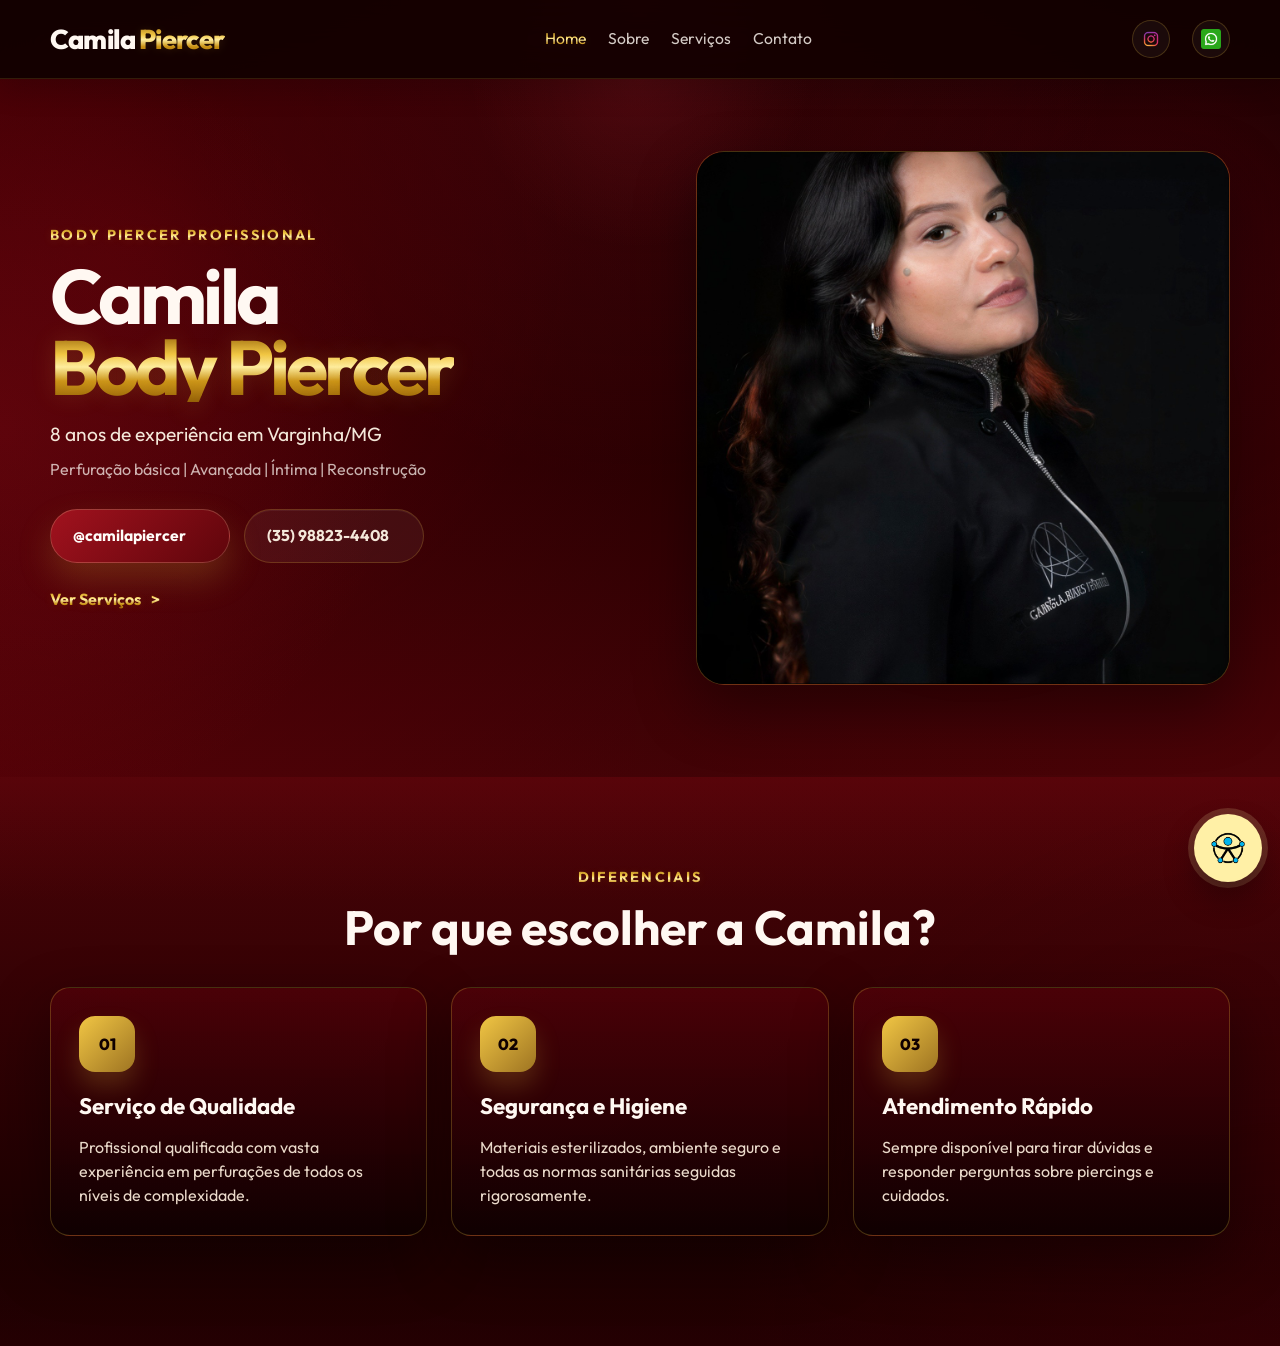
<file: index.html>
﻿<!DOCTYPE html>
<html lang="pt-BR">
<head>
    <meta charset="UTF-8">
    <meta name="viewport" content="width=device-width, initial-scale=1.0">
    <title>Camila Piercer</title>

    <link rel="preconnect" href="https://fonts.googleapis.com">
    <link rel="preconnect" href="https://fonts.gstatic.com" crossorigin>
    <link href="https://fonts.googleapis.com/css2?family=Outfit:wght@300;400;500;600;700;800&display=swap" rel="stylesheet">
    
    <link rel="stylesheet" href="style.css">
</head>

<body>
    <header class="site-header">
        <nav class="navbar container">
            <a class="brand" href="index.html">Camila <span>Piercer</span></a>

            <div class="nav-links">
                <a class="active" href="index.html">Home</a>
                <a href="sobre.html">Sobre</a>
                <a href="Servicos.html">Serviços</a>
                <a href="contato.html">Contato</a>
            </div>

            <div class="nav-socials">
                <a href="https://www.instagram.com/camilapiercerr" aria-label="Instagram">
                    <img src="img/Instagram.png" alt="Instagram">
                </a>

                <a href="https://api.whatsapp.com/send/?phone=5535988234408" aria-label="WhatsApp">
                    <img src="img/whatsapp.png" alt="WhatsApp">
                </a>
            </div>
        </nav>
    </header>

    <main>
        <section class="hero section-band">
            <div class="container hero-grid">
                <div class="hero-copy">
                    <p class="eyebrow">Body Piercer Profissional</p>
                    <h1>Camila<br><span>Body Piercer</span></h1>

                    <p class="hero-text">8 anos de experiência em Varginha/MG</p>
                    <p class="hero-services">Perfuração básica | Avançada | Íntima | Reconstrução</p>

                    <div class="hero-actions">
                        <a class="btn btn-primary" href="https://www.instagram.com/camilapiercerr">@camilapiercer</a>
                        <a class="btn btn-secondary" href="https://api.whatsapp.com/send/?phone=5535988234408">(35) 98823-4408</a>
                    </div>

                    <a class="link-arrow" href="Servicos.html">Ver Serviços</a>
                </div>

                <div class="hero-card">
                    <div class="photo-frame">
                        <img src="img/Camila.jpeg" alt="Foto da Camila">
                    </div>
                </div>
            </div>
        </section>

        <section class="features">
            <div class="container">
                <div class="section-heading">
                    <p class="eyebrow">Diferenciais</p>
                    <h2>Por que escolher a Camila?</h2>
                </div>

                <div class="cards-grid">
                    <article class="info-card">
                        <div class="card-icon">01</div>
                        <h3>Serviço de Qualidade</h3>
                        <p>Profissional qualificada com vasta experiência em perfurações de todos os níveis de complexidade.</p>
                    </article>

                    <article class="info-card">
                        <div class="card-icon">02</div>
                        <h3>Segurança e Higiene</h3>
                        <p>Materiais esterilizados, ambiente seguro e todas as normas sanitárias seguidas rigorosamente.</p>
                    </article>

                    <article class="info-card">
                        <div class="card-icon">03</div>
                        <h3>Atendimento Rápido</h3>
                        <p>Sempre disponível para tirar dúvidas e responder perguntas sobre piercings e cuidados.</p>
                    </article>
                </div>
            </div>
        </section>
    </main>
    <script src="arquivos de acessibilidade/recursos de acessiblidade.js"></script>
</body>
</html>
</file>
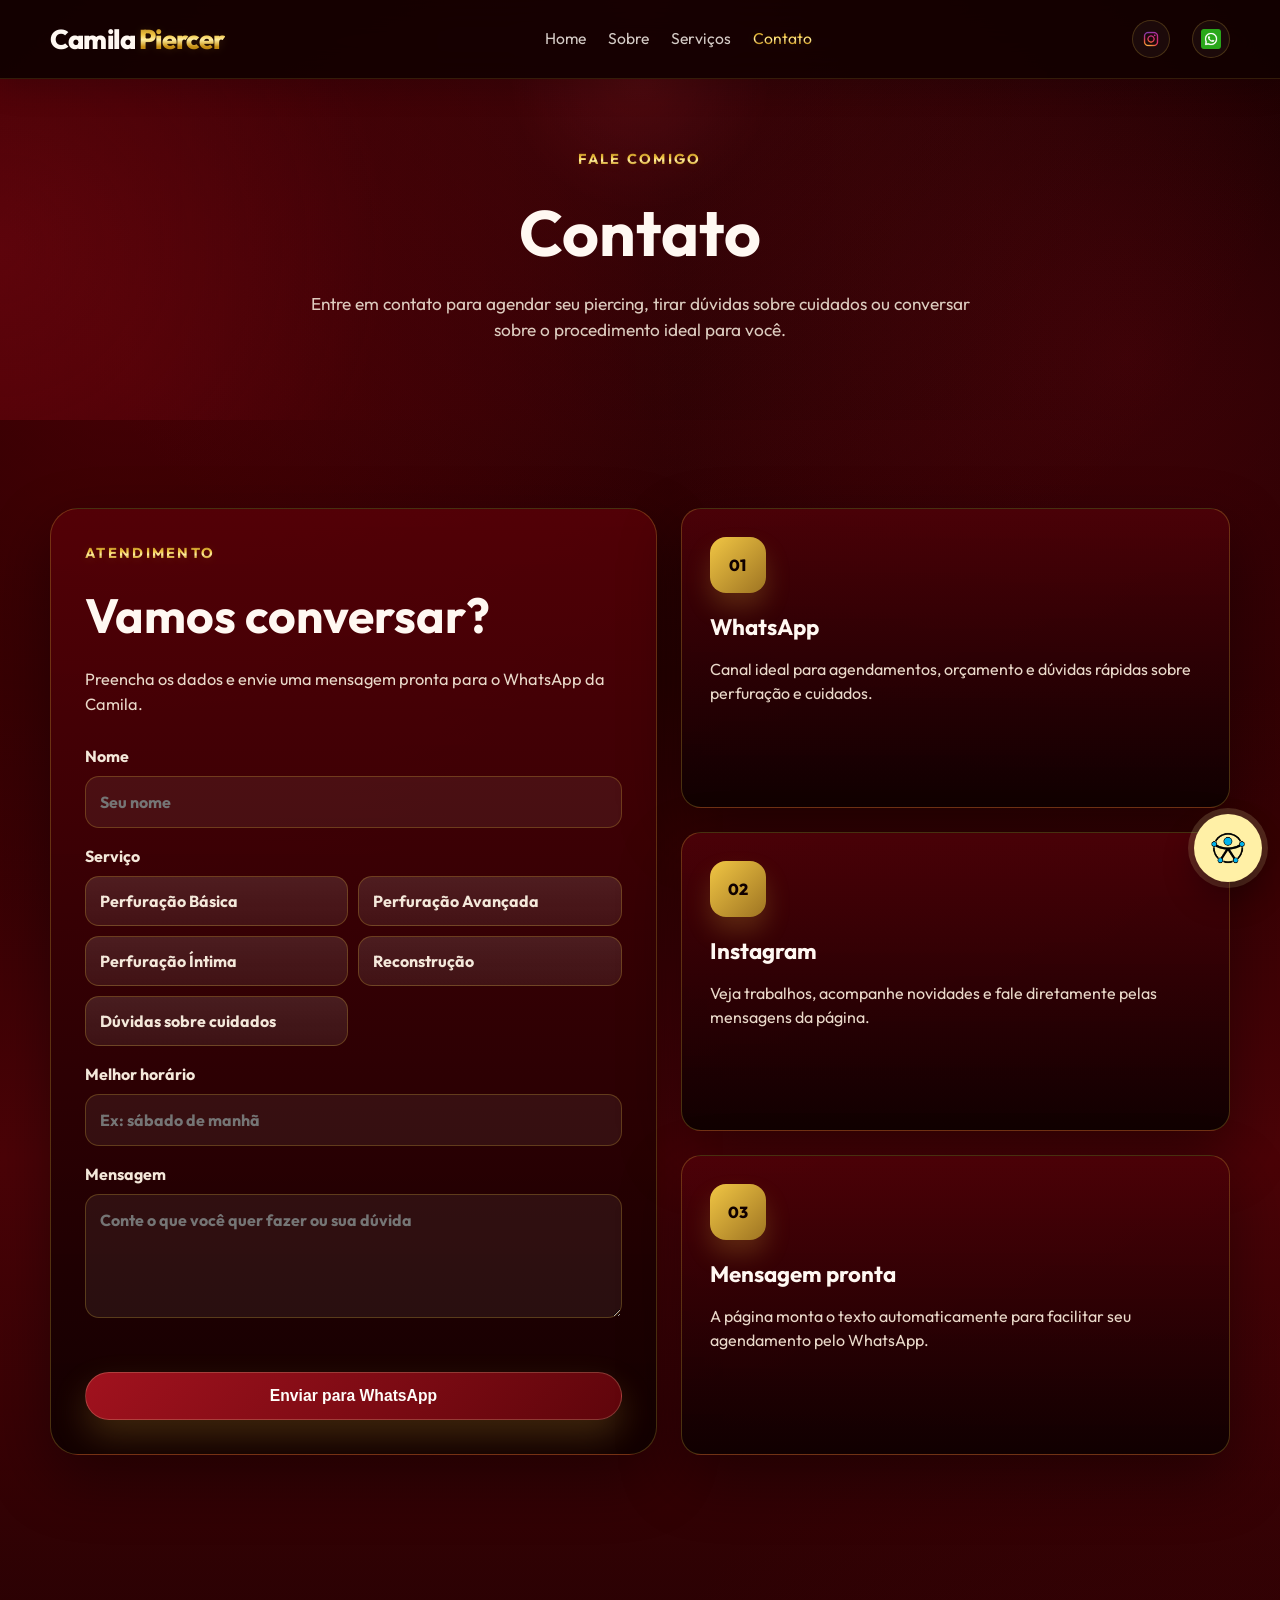
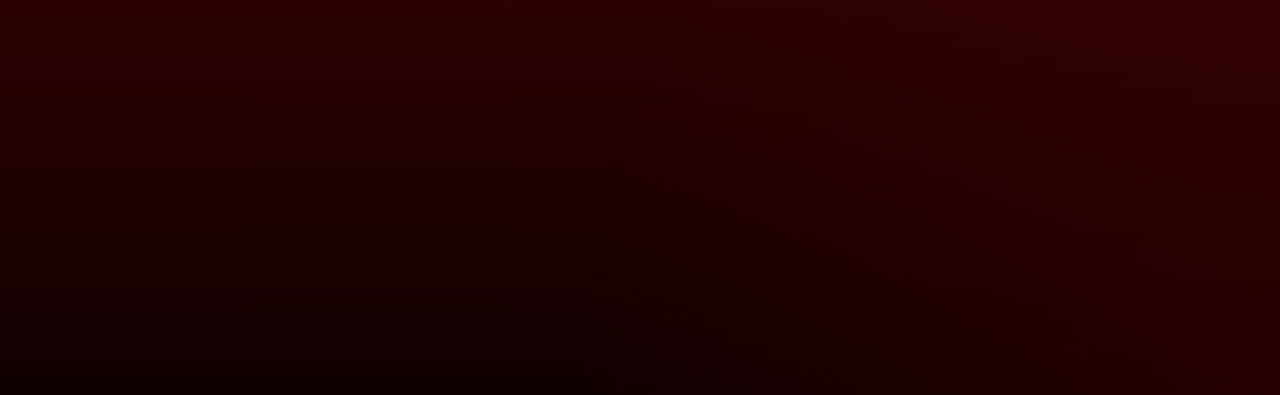
<file: contato.html>
﻿<!DOCTYPE html>
<html lang="pt-BR">
<head>
    <meta charset="UTF-8">
    <meta name="viewport" content="width=device-width, initial-scale=1.0">
    <title>Contato | Camila Piercer</title>
    <link rel="preconnect" href="https://fonts.googleapis.com">
    <link rel="preconnect" href="https://fonts.gstatic.com" crossorigin>
    <link href="https://fonts.googleapis.com/css2?family=Outfit:wght@300;400;500;600;700;800&display=swap" rel="stylesheet">
    <link rel="stylesheet" href="style.css">
</head>
<body>
    <header class="site-header">
        <nav class="navbar container">
            <a class="brand" href="index.html">Camila <span>Piercer</span></a>
            <div class="nav-links">
                <a href="index.html">Home</a>
                <a href="sobre.html">Sobre</a>
                <a href="Servicos.html">Serviços</a>
                <a class="active" href="contato.html">Contato</a>
            </div>
            <div class="nav-socials">
                <a href="https://www.instagram.com/camilapiercerr?igsh=MXJnbnh0bXM4ZmdyZA%3D%3D" aria-label="Instagram">
                    <img src="img/Instagram.png" alt="Instagram">
                </a>
                <a href="https://api.whatsapp.com/send/?phone=5535988234408&text&type=phone_number&app_absent=0&utm_source=ig" aria-label="WhatsApp">
                    <img src="img/whatsapp.png" alt="WhatsApp">
                </a>
            </div>
        </nav>
    </header>

    <main>
        <section class="page-hero section-band compact-hero">
            <div class="container center-copy">
                <p class="eyebrow">Fale Comigo</p>
                <h1>Contato</h1>
                <p>Entre em contato para agendar seu piercing, tirar dúvidas sobre cuidados ou conversar sobre o procedimento ideal para você.</p>
            </div>
        </section>

        <section class="contact-section">
            <div class="container contact-grid">
                <article class="contact-panel card-surface">
                    <p class="eyebrow">Atendimento</p>
                    <h2>Vamos conversar?</h2>
                    <p>Preencha os dados e envie uma mensagem pronta para o WhatsApp da Camila.</p>

                    <form class="contact-form" data-contact-form>
                        <label>
                            Nome
                            <input type="text" name="nome" placeholder="Seu nome" required>
                        </label>

                        <fieldset class="contact-service-field">
                            <legend>Serviço</legend>
                            <input type="hidden" name="servico" data-service-value>
                            <div class="service-picker" aria-label="Escolha um serviço">
                                <button type="button" data-service-option="Perfuração Básica">Perfuração Básica</button>
                                <button type="button" data-service-option="Perfuração Avançada">Perfuração Avançada</button>
                                <button type="button" data-service-option="Perfuração Íntima">Perfuração Íntima</button>
                                <button type="button" data-service-option="Reconstrução">Reconstrução</button>
                                <button type="button" data-service-option="Dúvidas sobre cuidados">Dúvidas sobre cuidados</button>
                            </div>
                        </fieldset>

                        <label>
                            Melhor horário
                            <input type="text" name="horario" placeholder="Ex: sábado de manhã">
                        </label>

                        <label>
                            Mensagem
                            <textarea name="mensagem" rows="4" placeholder="Conte o que você quer fazer ou sua dúvida"></textarea>
                        </label>

                        <p class="contact-form-status" data-contact-status aria-live="polite"></p>

                        <button class="btn btn-primary" type="submit">Enviar para WhatsApp</button>
                    </form>
                </article>

                <div class="contact-cards">
                    <article class="info-card">
                        <div class="card-icon">01</div>
                        <h3>WhatsApp</h3>
                        <p>Canal ideal para agendamentos, orçamento e dúvidas rápidas sobre perfuração e cuidados.</p>
                    </article>

                    <article class="info-card">
                        <div class="card-icon">02</div>
                        <h3>Instagram</h3>
                        <p>Veja trabalhos, acompanhe novidades e fale diretamente pelas mensagens da página.</p>
                    </article>

                    <article class="info-card">
                        <div class="card-icon">03</div>
                        <h3>Mensagem pronta</h3>
                        <p>A página monta o texto automaticamente para facilitar seu agendamento pelo WhatsApp.</p>
                    </article>
                </div>
                <div class="mapa-container">
                        <iframe src="https://www.google.com/maps/embed?pb=!1m18!1m12!1m3!1d952570.3791715577!2d-45.85635643750001!3d-21.153272053476364!2m3!1f0!2f0!3f0!3m2!1i1024!2i768!4f13.1!3m3!1m2!1s0x94ca93552268d1b7%3A0x28da86b656d5ea7d!2sOdontoShop%20Cl%C3%ADnica%20Odontol%C3%B3gica!5e0!3m2!1spt-BR!2sbr!4v1780614741830!5m2!1spt-BR!2sbr" width="600" height="450" style="border:0;" allowfullscreen="" loading="lazy" referrerpolicy="no-referrer-when-downgrade"></iframe>
                </div>
            </div>
        </section>
    </main>
    <script src="arquivos de acessibilidade/api-contato.js"></script>
    <script src="arquivos de acessibilidade/recursos de acessiblidade.js"></script>
</body>
</html>
</file>
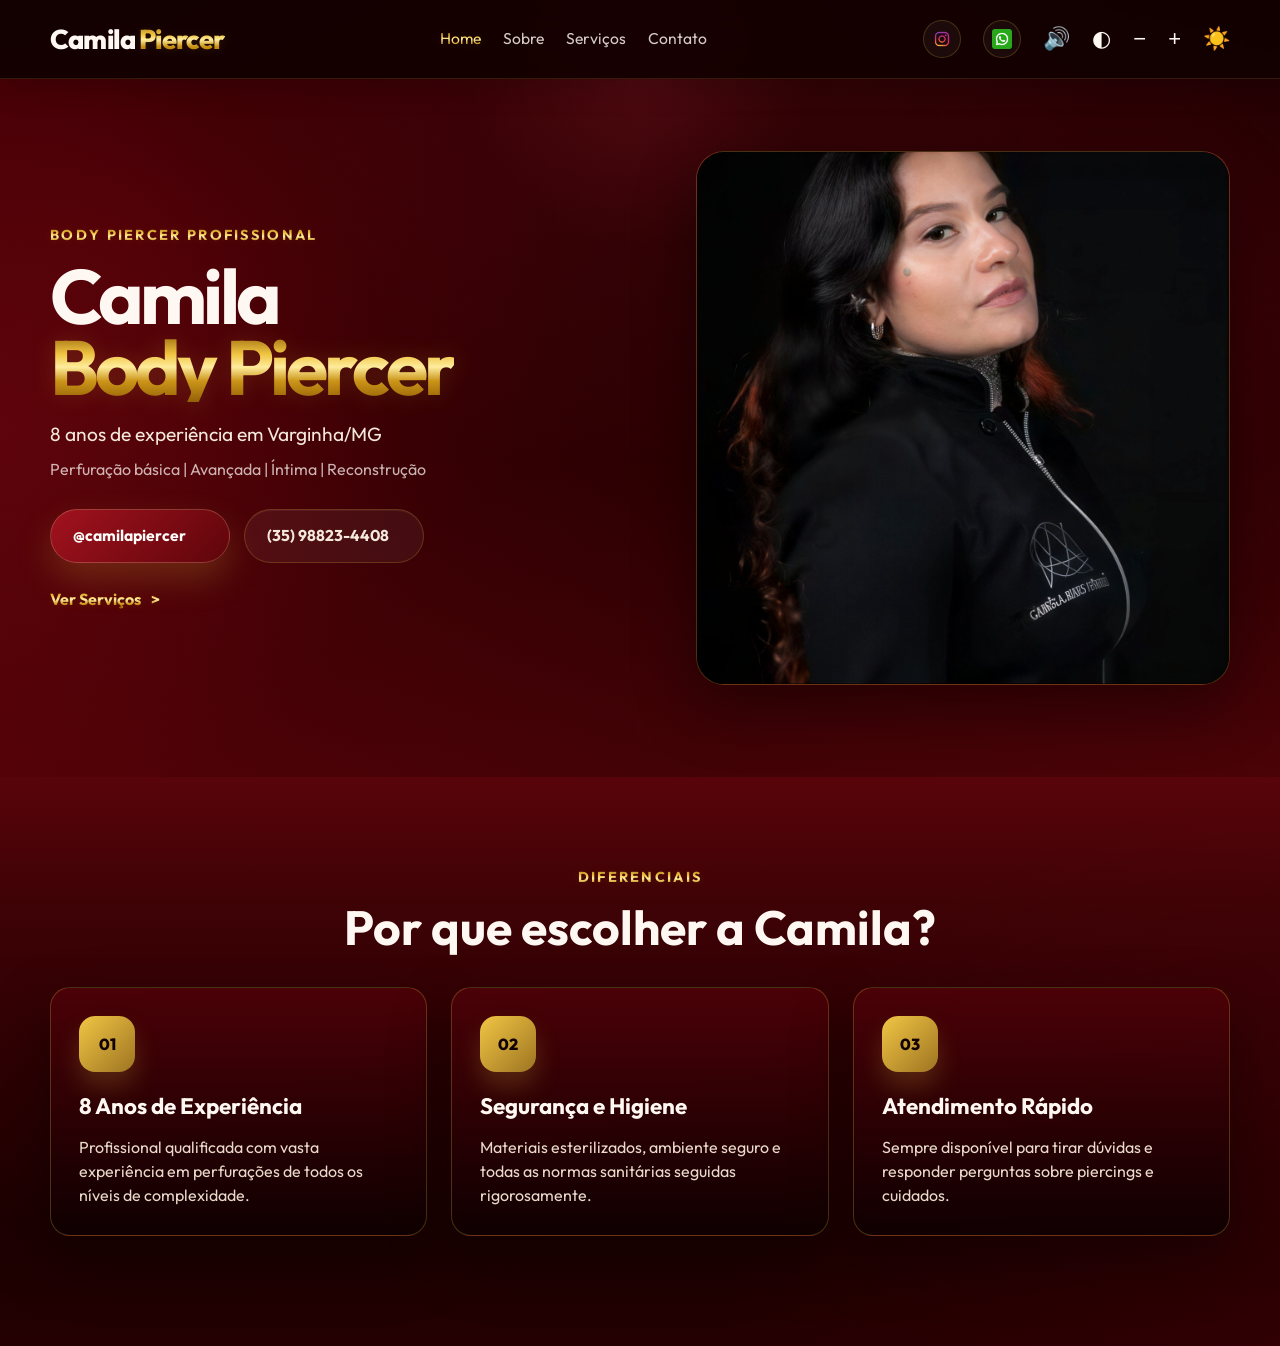
<file: projeto teste sobre acessibilidade index.html>
<!DOCTYPE html>
<html lang="pt-BR">
<head>
    <meta charset="UTF-8">
    <meta name="viewport" content="width=device-width, initial-scale=1.0">
    <title>Camila Piercer</title>

    <link rel="preconnect" href="https://fonts.googleapis.com">
    <link rel="preconnect" href="https://fonts.gstatic.com" crossorigin>
    <link href="https://fonts.googleapis.com/css2?family=Outfit:wght@300;400;500;600;700;800&display=swap" rel="stylesheet">
    
    <link rel="stylesheet" href="style.css">

    <style>
        #theme-toggle,
        #voice-toggle,
        #contrast-toggle,
        #font-decrease,
        #font-increase {
            border: none;
            background: transparent;
            color: inherit;
            font-size: 22px;
            cursor: pointer;
            transition: transform .2s ease;
        }

        #theme-toggle:hover,
        #voice-toggle:hover,
        #contrast-toggle:hover,
        #font-decrease:hover,
        #font-increase:hover {
            transform: scale(1.08);
        }

        body.high-contrast {
            background: #000;
            color: #fff;
        }

        body.high-contrast a,
        body.high-contrast h1,
        body.high-contrast h2,
        body.high-contrast h3,
        body.high-contrast p,
        body.high-contrast span {
            color: #fff !important;
        }

        body.high-contrast .info-card,
        body.high-contrast .hero-card,
        body.high-contrast .site-header {
            background: #111 !important;
            border: 1px solid #fff;
        }
    </style>
</head>

<body>
    <header class="site-header">
        <nav class="navbar container">
            <a class="brand" href="index.html">Camila <span>Piercer</span></a>

            <div class="nav-links">
                <a class="active" href="index.html">Home</a>
                <a href="sobre.html">Sobre</a>
                <a href="Servicos.html">Serviços</a>
                <a href="Contato.html">Contato</a>
            </div>

            <div class="nav-socials">
                <a href="https://www.instagram.com/camilapiercerr" aria-label="Instagram">
                    <img src="../img/Instagram.png" alt="Instagram">
                </a>

                <a href="https://api.whatsapp.com/send/?phone=5535988234408" aria-label="WhatsApp">
                    <img src="../img/whatsapp.png" alt="WhatsApp">
                </a>

                <button id="voice-toggle" aria-label="Ativar leitura por voz">🔊</button>

                <button id="contrast-toggle" aria-label="Ativar alto contraste">◐</button>

                <button id="font-decrease" aria-label="Diminuir fonte">−</button>
                <button id="font-increase" aria-label="Aumentar fonte">+</button>

                <button id="theme-toggle" aria-label="Trocar tema">🌙</button>
            </div>
        </nav>
    </header>

    <main>
        <section class="hero section-band">
            <div class="container hero-grid">
                <div class="hero-copy">
                    <p class="eyebrow">Body Piercer Profissional</p>
                    <h1>Camila<br><span>Body Piercer</span></h1>

                    <p class="hero-text">8 anos de experiência em Varginha/MG</p>
                    <p class="hero-services">Perfuração básica | Avançada | Íntima | Reconstrução</p>

                    <div class="hero-actions">
                        <a class="btn btn-primary" href="https://www.instagram.com/camilapiercerr">@camilapiercer</a>
                        <a class="btn btn-secondary" href="https://api.whatsapp.com/send/?phone=5535988234408">(35) 98823-4408</a>
                    </div>

                    <a class="link-arrow" href="Servicos.html">Ver Serviços</a>
                </div>

                <div class="hero-card">
                    <div class="photo-frame">
                        <img src="../img/Camila.jpeg" alt="Foto da Camila">
                    </div>
                </div>
            </div>
        </section>

        <section class="features">
            <div class="container">
                <div class="section-heading">
                    <p class="eyebrow">Diferenciais</p>
                    <h2>Por que escolher a Camila?</h2>
                </div>

                <div class="cards-grid">
                    <article class="info-card">
                        <div class="card-icon">01</div>
                        <h3>8 Anos de Experiência</h3>
                        <p>Profissional qualificada com vasta experiência em perfurações de todos os níveis de complexidade.</p>
                    </article>

                    <article class="info-card">
                        <div class="card-icon">02</div>
                        <h3>Segurança e Higiene</h3>
                        <p>Materiais esterilizados, ambiente seguro e todas as normas sanitárias seguidas rigorosamente.</p>
                    </article>

                    <article class="info-card">
                        <div class="card-icon">03</div>
                        <h3>Atendimento Rápido</h3>
                        <p>Sempre disponível para tirar dúvidas e responder perguntas sobre piercings e cuidados.</p>
                    </article>
                </div>
            </div>
        </section>
    </main>

    <script>
        const themeButton = document.getElementById("theme-toggle");
        const voiceButton = document.getElementById("voice-toggle");
        const contrastButton = document.getElementById("contrast-toggle");
        const fontDecrease = document.getElementById("font-decrease");
        const fontIncrease = document.getElementById("font-increase");

        /* tema */
        const savedTheme = localStorage.getItem("theme");

        if (savedTheme === "light") {
            document.body.classList.add("light");
            themeButton.textContent = "☀️";
        } else if (!savedTheme) {
            if (window.matchMedia("(prefers-color-scheme: light)").matches) {
                document.body.classList.add("light");
                themeButton.textContent = "☀️";
            }
        }

        themeButton.addEventListener("click", () => {
            document.body.classList.toggle("light");

            const isLight = document.body.classList.contains("light");

            themeButton.textContent = isLight ? "☀️" : "🌙";
            localStorage.setItem("theme", isLight ? "light" : "dark");
        });

        /* leitura por voz */
        let voiceEnabled = false;

        function speak(text) {
            if (!voiceEnabled) return;
            if (!text || !text.trim()) return;

            window.speechSynthesis.cancel();

            const speech = new SpeechSynthesisUtterance(text.trim());
            speech.lang = "pt-BR";
            speech.rate = 1;
            speech.pitch = 1;

            window.speechSynthesis.speak(speech);
        }

        voiceButton.addEventListener("click", () => {
            voiceEnabled = !voiceEnabled;

            voiceButton.textContent = voiceEnabled ? "🔈" : "🔊";

            if (!voiceEnabled) {
                window.speechSynthesis.cancel();
            } else {
                speak("Leitura ativada");
            }
        });

        document.querySelectorAll("a, button, h1, h2, h3, p, span").forEach((element) => {
            element.addEventListener("mouseenter", () => {
                const text = element.innerText || element.getAttribute("aria-label") || "";
                speak(text);
            });
        });

        /* contraste */
        const savedContrast = localStorage.getItem("contrast");

        if (savedContrast === "on") {
            document.body.classList.add("high-contrast");
        }

        contrastButton.addEventListener("click", () => {
            document.body.classList.toggle("high-contrast");

            const enabled = document.body.classList.contains("high-contrast");

            localStorage.setItem("contrast", enabled ? "on" : "off");
        });

        /* tamanho da fonte */
        let currentFont = parseInt(localStorage.getItem("fontSize"));

        if (currentFont) {
            document.documentElement.style.fontSize = currentFont + "%";
        }

        fontDecrease.addEventListener("click", () => {
            if (!currentFont) currentFont = 100;

            if (currentFont > 70) {
                currentFont -= 10;
                document.documentElement.style.fontSize = currentFont + "%";
                localStorage.setItem("fontSize", currentFont);
            }
        });

        fontIncrease.addEventListener("click", () => {
            if (!currentFont) currentFont = 100;

            if (currentFont < 130) {
                currentFont += 10;
                document.documentElement.style.fontSize = currentFont + "%";
                localStorage.setItem("fontSize", currentFont);
            }
        });
    </script>
</body>
</html>
</file>
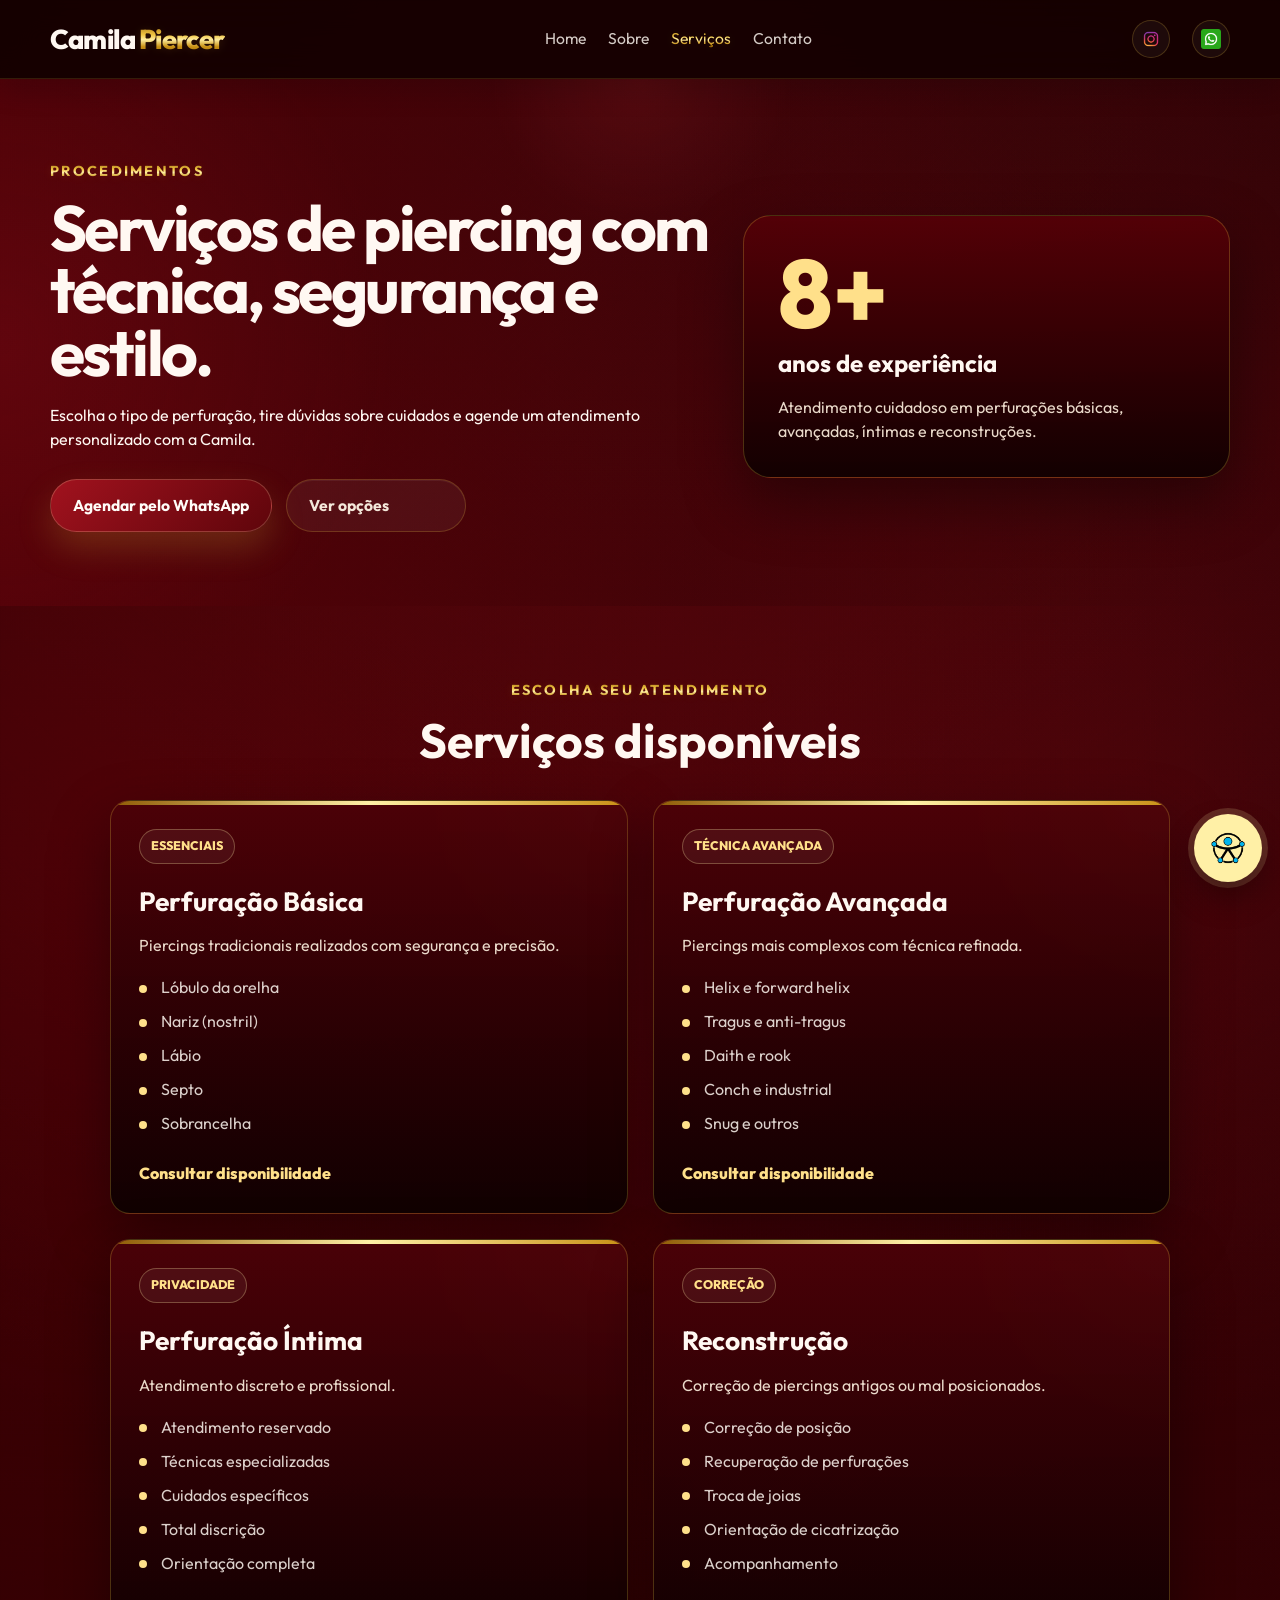
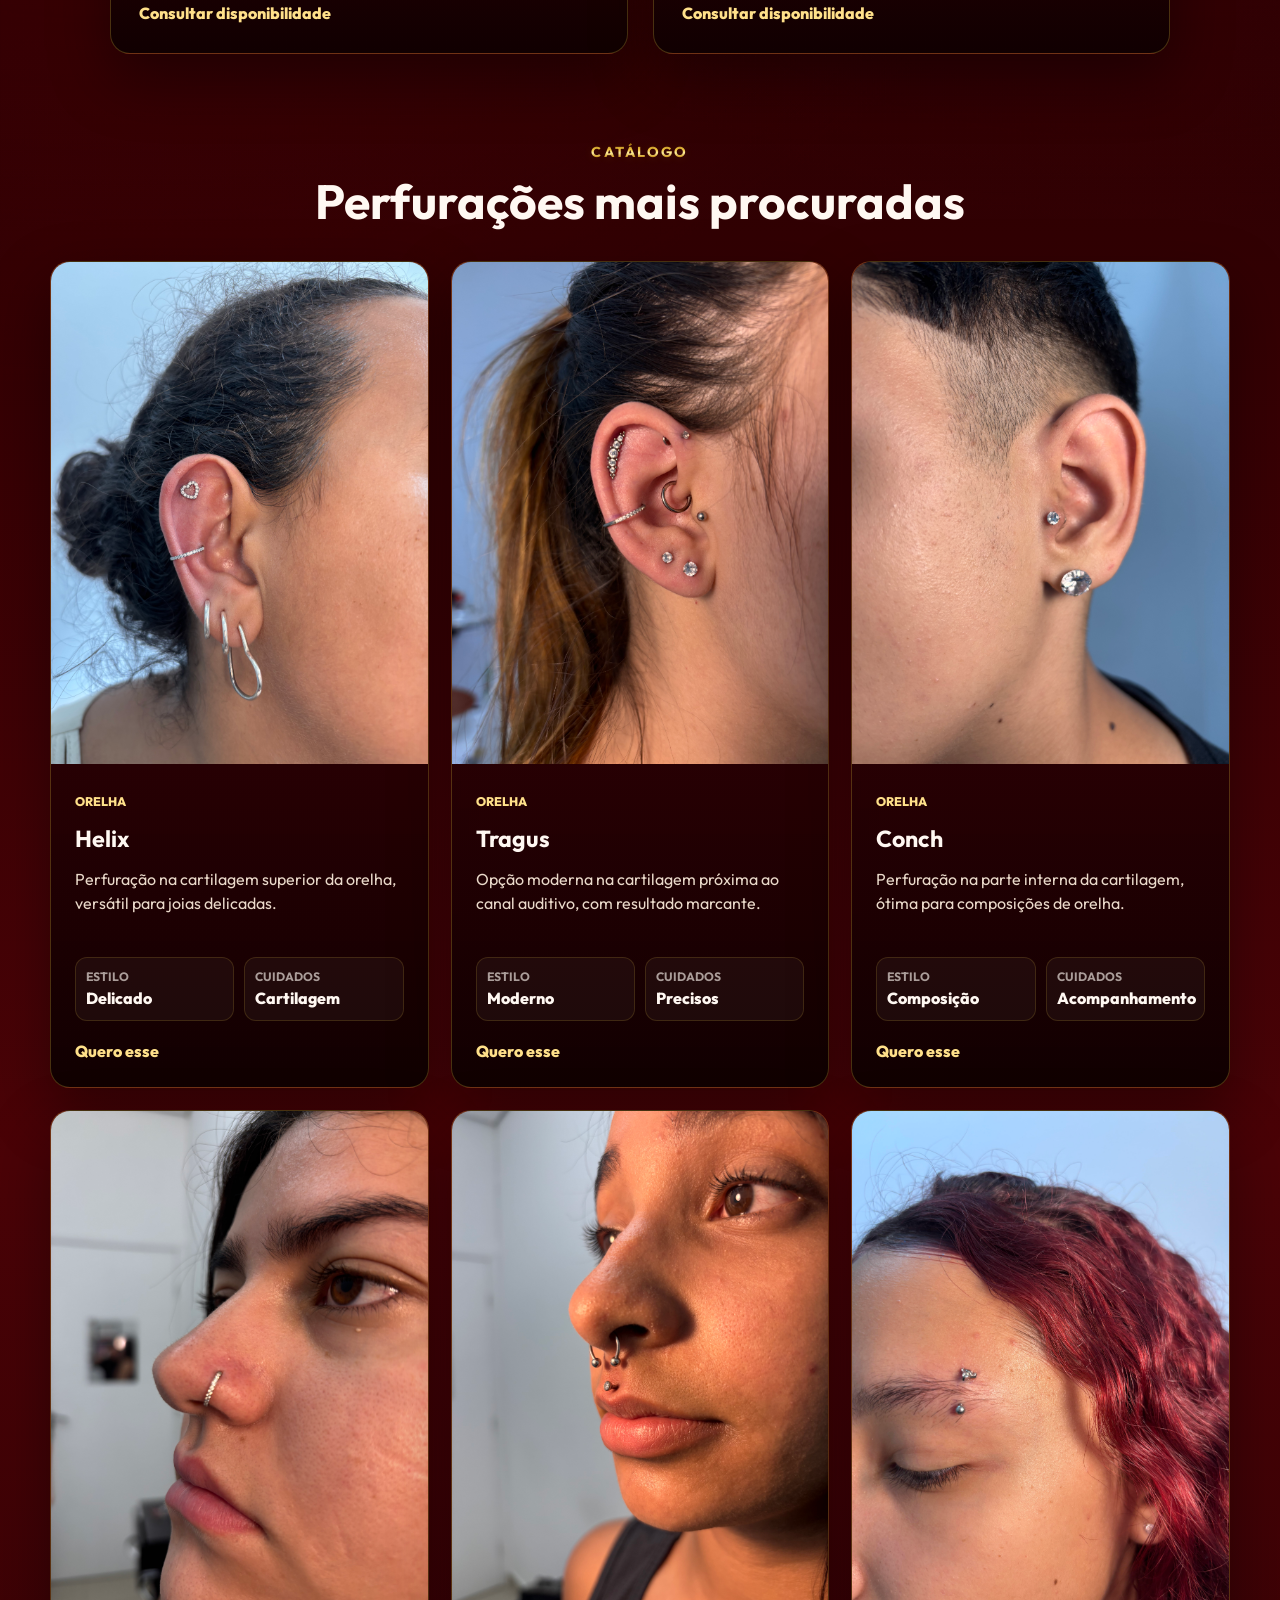
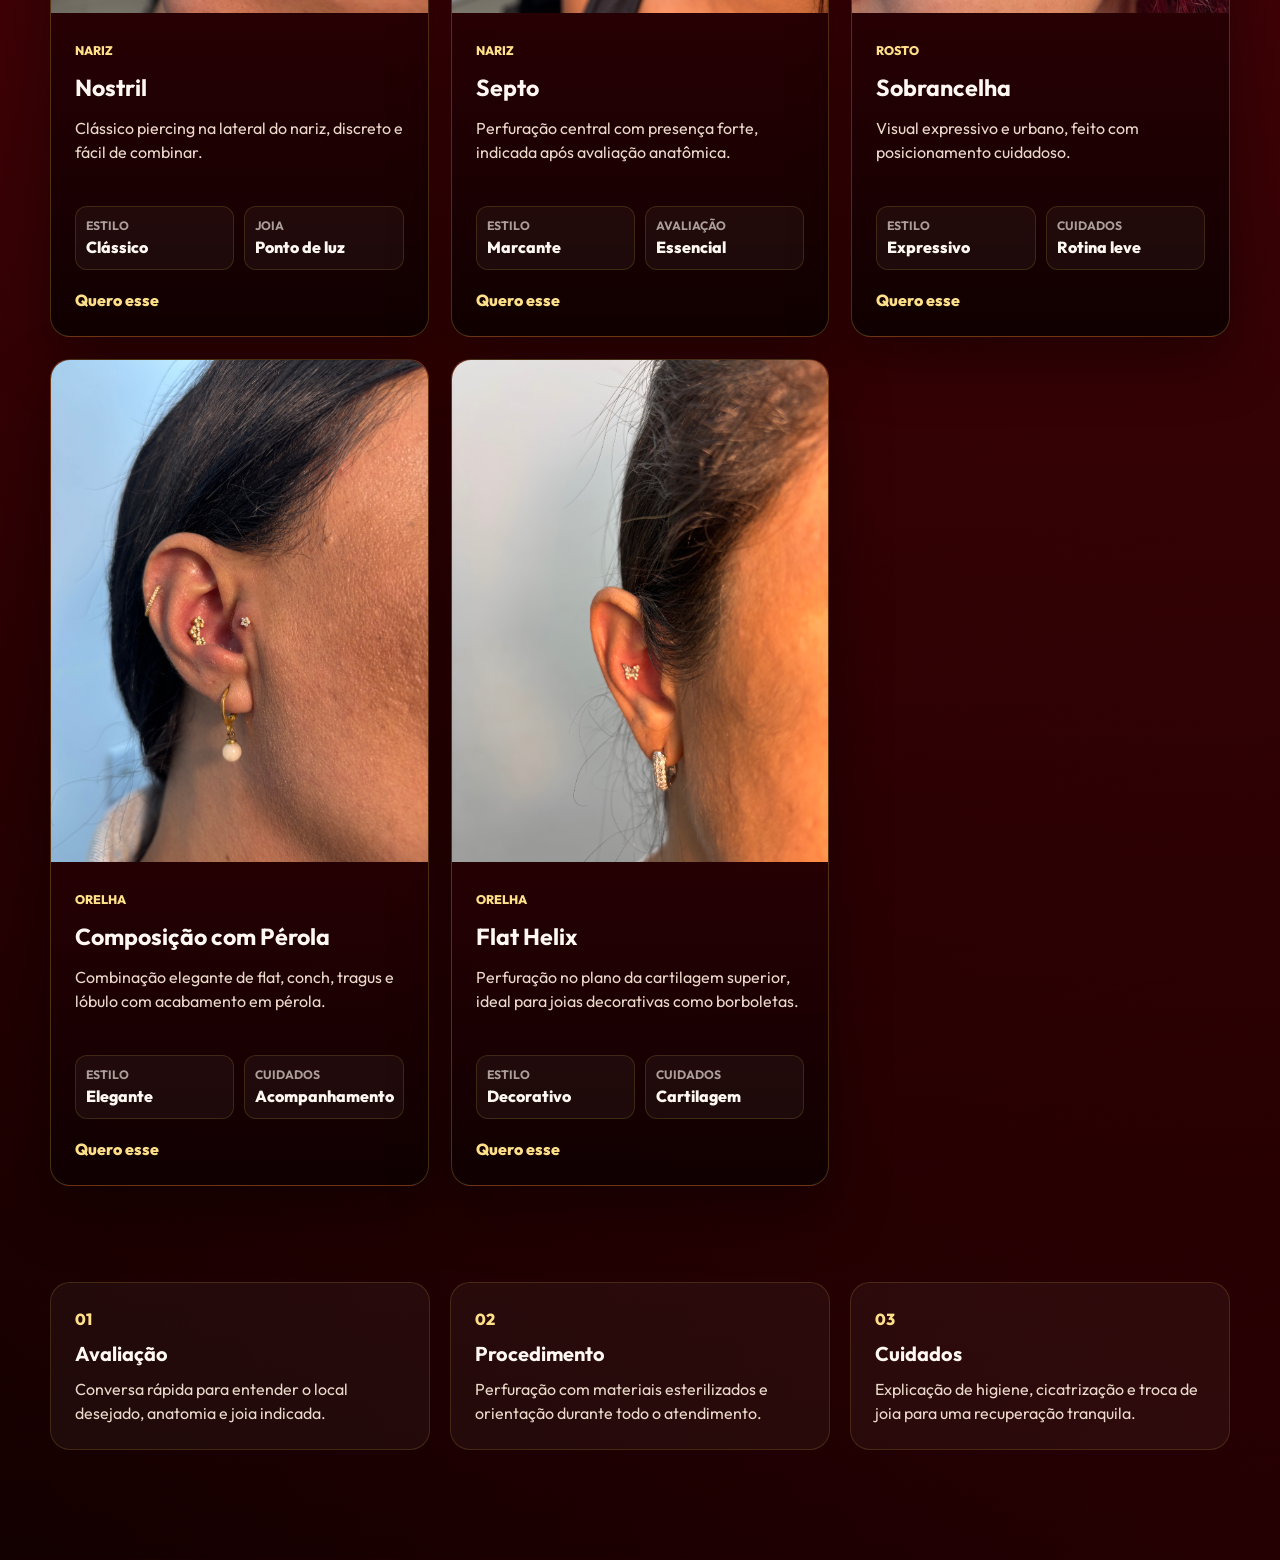
<file: Servicos.html>
﻿<!DOCTYPE html>
<html lang="pt-BR">
<head>
    <meta charset="UTF-8">
    <meta name="viewport" content="width=device-width, initial-scale=1.0">
    <title>Serviços | Camila Piercer</title>
    <link rel="preconnect" href="https://fonts.googleapis.com">
    <link rel="preconnect" href="https://fonts.gstatic.com" crossorigin>
    <link href="https://fonts.googleapis.com/css2?family=Outfit:wght@300;400;500;600;700;800&display=swap" rel="stylesheet">
    <link rel="stylesheet" href="style.css">
</head>
<body>
    <header class="site-header">
        <nav class="navbar container">
            <a class="brand" href="index.html">Camila <span>Piercer</span></a>
            <div class="nav-links">
                <a href="index.html">Home</a>
                <a href="sobre.html">Sobre</a>
                <a class="active" href="Servicos.html">Serviços</a>
                <a href="contato.html">Contato</a>
            </div>
            <div class="nav-socials">
                <a href="https://www.instagram.com/camilapiercerr?igsh=MXJnbnh0bXM4ZmdyZA%3D%3D" aria-label="Instagram">
                    <img src="img/Instagram.png" alt="Instagram">
                </a>
                <a href="https://api.whatsapp.com/send/?phone=5535988234408&text&type=phone_number&app_absent=0&utm_source=ig" aria-label="WhatsApp">
                    <img src="img/whatsapp.png" alt="WhatsApp">
                </a>
            </div>
        </nav>
    </header>

    <main>
        <section class="services-hero section-band">
            <div class="container services-hero-grid">
                <div class="services-hero-copy">
                    <p class="eyebrow">Procedimentos</p>
                    <h1>Serviços de piercing com técnica, segurança e estilo.</h1>
                    Escolha o tipo de perfuração, tire dúvidas sobre cuidados e agende um atendimento personalizado com a Camila.
                    <div class="services-hero-actions">
                        <a class="btn btn-primary" href="contato.html">Agendar pelo WhatsApp</a>
                        <a class="btn btn-secondary" href="#lista-servicos">Ver opções</a>
                    </div>
                </div>

                <div class="services-highlight card-surface">
                    <span>8+</span>
                    <strong>anos de experiência</strong>
                    <p>Atendimento cuidadoso em perfurações básicas, avançadas, íntimas e reconstruções.</p>
                </div>
            </div>
        </section>

        <section class="services-intro">
            <div class="container section-heading">
                <p class="eyebrow">Escolha seu atendimento</p>
                <h2>Serviços disponíveis</h2>
            </div>
        </section>

        <section id="lista-servicos" class="servicos-lista" aria-label="Lista de serviços">
            <article class="servico-card">
                <span class="servico-tag">Essenciais</span>
                <h3>Perfuração Básica</h3>
                <p>Piercings tradicionais realizados com segurança e precisão.</p>
                <ul>
                    <li>Lóbulo da orelha</li>
                    <li>Nariz (nostril)</li>
                    <li>Lábio</li>
                    <li>Septo</li>
                    <li>Sobrancelha</li>
                </ul>
                <a href="contato.html?servico=Perfura%C3%A7%C3%A3o%20B%C3%A1sica">Consultar disponibilidade</a>
            </article>

            <article class="servico-card">
                <span class="servico-tag">Técnica avançada</span>
                <h3>Perfuração Avançada</h3>
                <p>Piercings mais complexos com técnica refinada.</p>
                <ul>
                    <li>Helix e forward helix</li>
                    <li>Tragus e anti-tragus</li>
                    <li>Daith e rook</li>
                    <li>Conch e industrial</li>
                    <li>Snug e outros</li>
                </ul>
                <a href="contato.html?servico=Perfura%C3%A7%C3%A3o%20Avan%C3%A7ada">Consultar disponibilidade</a>
            </article>

            <article class="servico-card">
                <span class="servico-tag">Privacidade</span>
                <h3>Perfuração Íntima</h3>
                <p>Atendimento discreto e profissional.</p>
                <ul>
                    <li>Atendimento reservado</li>
                    <li>Técnicas especializadas</li>
                    <li>Cuidados específicos</li>
                    <li>Total discrição</li>
                    <li>Orientação completa</li>
                </ul>
                <a href="contato.html?servico=Perfura%C3%A7%C3%A3o%20%C3%8Dntima">Consultar disponibilidade</a>
            </article>

            <article class="servico-card">
                <span class="servico-tag">Correção</span>
                <h3>Reconstrução</h3>
                <p>Correção de piercings antigos ou mal posicionados.</p>
                <ul>
                    <li>Correção de posição</li>
                    <li>Recuperação de perfurações</li>
                    <li>Troca de joias</li>
                    <li>Orientação de cicatrização</li>
                    <li>Acompanhamento</li>
                </ul>
                <a href="contato.html?servico=Reconstru%C3%A7%C3%A3o">Consultar disponibilidade</a>
            </article>
        </section>

        <section class="catalog-section" aria-labelledby="catalogo-title">
            <div class="container">
                <div class="section-heading">
                    <p class="eyebrow">Catálogo</p>
                    <h2 id="catalogo-title">Perfurações mais procuradas</h2>
                </div>

                <div class="catalog-grid">
                    <article class="catalog-card">
                        <div aria-hidden="true">
                            <img src="img\Flat_Coracao_EarCuff_Lobulo_Duplo.jpeg" alt="Helix">
                        </div>
                        <div class="catalog-content">
                            <span class="catalog-category">Orelha</span>
                            <h3>Helix</h3>
                            <p>Perfuração na cartilagem superior da orelha, versátil para joias delicadas.</p>
                            <dl>
                                <div><dt>Estilo</dt><dd>Delicado</dd></div>
                                <div><dt>Cuidados</dt><dd>Cartilagem</dd></div>
                            </dl>
                            <a href="contato.html?servico=Helix">Quero esse</a>
                        </div>
                    </article>
                    <article class="catalog-card">
                        <div aria-hidden="true">
                            <img src="img\Helix_Flat_Rook_Tragus_Lobulo_Duplo.jpeg" alt="Helix">
                        </div>
                        <div class="catalog-content">
                            <span class="catalog-category">Orelha</span>
                            <h3>Tragus</h3>
                            <p>Opção moderna na cartilagem próxima ao canal auditivo, com resultado marcante.</p>
                            <dl>
                                <div><dt>Estilo</dt><dd>Moderno</dd></div>
                                <div><dt>Cuidados</dt><dd>Precisos</dd></div>
                            </dl>
                            <a href="contato.html?servico=Tragus">Quero esse</a>
                        </div>
                    </article>

                    <article class="catalog-card">
                        <div aria-hidden="true">
                            <img src="img\Flat_Lobulo_Duplo.jpeg" alt="Conch">
                        </div>
                        <div class="catalog-content">
                            <span class="catalog-category">Orelha</span>
                            <h3>Conch</h3>
                            <p>Perfuração na parte interna da cartilagem, ótima para composições de orelha.</p>
                            <dl>
                                <div><dt>Estilo</dt><dd>Composição</dd></div>
                                <div><dt>Cuidados</dt><dd>Acompanhamento</dd></div>
                            </dl>
                            <a href="contato.html?servico=Conch">Quero esse</a>
                        </div>
                    </article>

                    <article class="catalog-card">
                        <div  aria-hidden="true">
                            <img src="img\Nostril_Asa_do_Nariz.jpeg" alt="Nostril asa do nariz">
                        </div>
                        <div class="catalog-content">
                            <span class="catalog-category">Nariz</span>
                            <h3>Nostril</h3>
                            <p>Clássico piercing na lateral do nariz, discreto e fácil de combinar.</p>
                            <dl>
                                <div><dt>Estilo</dt><dd>Clássico</dd></div>
                                <div><dt>Joia</dt><dd>Ponto de luz</dd></div>
                            </dl>
                            <a href="contato.html?servico=Nostril">Quero esse</a>
                        </div>
                    </article>

                    <article class="catalog-card">
                        <div aria-hidden="true">
                            <img src="img\Septum_Philtrum_Medusa.jpeg" alt="Septum">
                        </div>
                        <div class="catalog-content">
                            <span class="catalog-category">Nariz</span>
                            <h3>Septo</h3>
                            <p>Perfuração central com presença forte, indicada após avaliação anatômica.</p>
                            <dl>
                                <div><dt>Estilo</dt><dd>Marcante</dd></div>
                                <div><dt>Avaliação</dt><dd>Essencial</dd></div>
                            </dl>
                            <a href="contato.html?servico=Septo">Quero esse</a>
                        </div>
                    </article>

                    <article class="catalog-card">
                        <div aria-hidden="true">
                            <img src="img\Eyebrow_Sobrancelha_Surface.jpg" alt="Sobrancelha">
                        </div>
                        <div class="catalog-content">
                            <span class="catalog-category">Rosto</span>
                            <h3>Sobrancelha</h3>
                            <p>Visual expressivo e urbano, feito com posicionamento cuidadoso.</p>
                            <dl>
                                <div><dt>Estilo</dt><dd>Expressivo</dd></div>
                                <div><dt>Cuidados</dt><dd>Rotina leve</dd></div>
                            </dl>
                            <a href="contato.html?servico=Sobrancelha">Quero esse</a>
                        </div>
                    </article>

                    <article class="catalog-card">
                        <div aria-hidden="true">
                            <img src="img\Flat_Conch_Tragus_Lobulo_Perola.jpeg" alt="Composição de orelha com flat, conch, tragus e lóbulo com pérola">
                        </div>
                        <div class="catalog-content">
                            <span class="catalog-category">Orelha</span>
                            <h3>Composição com Pérola</h3>
                            <p>Combinação elegante de flat, conch, tragus e lóbulo com acabamento em pérola.</p>
                            <dl>
                                <div><dt>Estilo</dt><dd>Elegante</dd></div>
                                <div><dt>Cuidados</dt><dd>Acompanhamento</dd></div>
                            </dl>
                            <a href="contato.html?servico=Composi%C3%A7%C3%A3o%20com%20P%C3%A9rola">Quero esse</a>
                        </div>
                    </article>

                    <article class="catalog-card">
                        <div aria-hidden="true">
                            <img src="img\Flat_Helix_Plano_Borboleta.jpeg" alt="Flat helix com joia de borboleta">
                        </div>
                        <div class="catalog-content">
                            <span class="catalog-category">Orelha</span>
                            <h3>Flat Helix</h3>
                            <p>Perfuração no plano da cartilagem superior, ideal para joias decorativas como borboletas.</p>
                            <dl>
                                <div><dt>Estilo</dt><dd>Decorativo</dd></div>
                                <div><dt>Cuidados</dt><dd>Cartilagem</dd></div>
                            </dl>
                            <a href="contato.html?servico=Flat%20Helix">Quero esse</a>
                        </div>
                    </article>
                </div>
            </div>
        </section>

        <section class="services-care">
            <div class="container services-care-grid">
                <article>
                    <span>01</span>
                    <h3>Avaliação</h3>
                    <p>Conversa rápida para entender o local desejado, anatomia e joia indicada.</p>
                </article>
                <article>
                    <span>02</span>
                    <h3>Procedimento</h3>
                    <p>Perfuração com materiais esterilizados e orientação durante todo o atendimento.</p>
                </article>
                <article>
                    <span>03</span>
                    <h3>Cuidados</h3>
                    <p>Explicação de higiene, cicatrização e troca de joia para uma recuperação tranquila.</p>
                </article>
            </div>
        </section>
    </main>

    <script src="arquivos de acessibilidade/recursos de acessiblidade.js"></script>
</body>
</html>
</file>
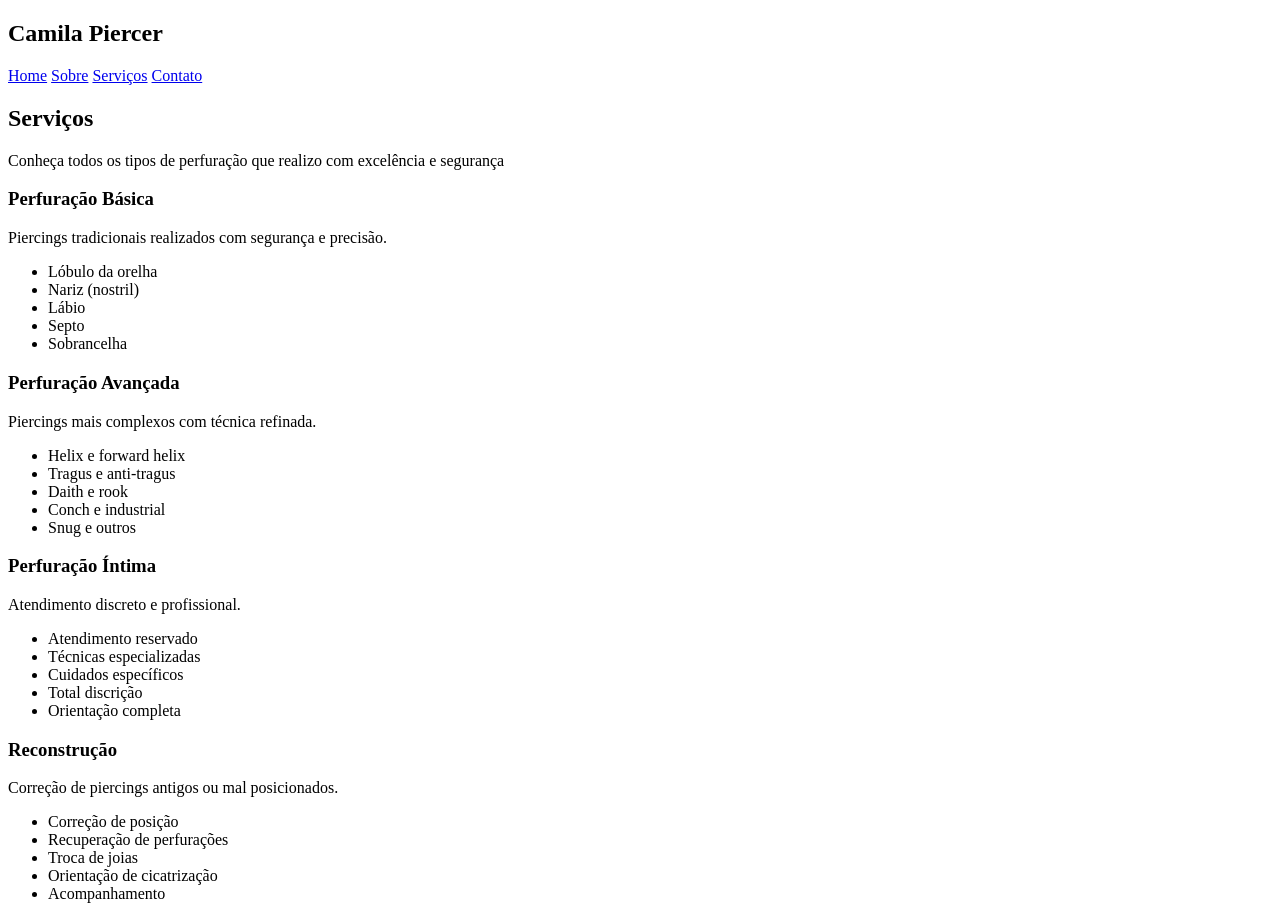
<file: Serviços.html>
<!DOCTYPE html>
<html lang="pt-BR">
<head>
    <meta charset="UTF-8">
    <meta name="viewport" content="width=device-width, initial-scale=1.0">
    <title>Serviços</title>
    <link rel="stylesheet" href="">
</head>
<body>

<!-- HEADER -->
<header>
    <nav >
        <h2 class="logo">Camila <span>Piercer</span></h2>
        <div class="menu">
            <a href="index.html">Home</a>
            <a href="sobre.html">Sobre</a>
            <a href="serviços.html">Serviços</a>
            <a href="contato.html">Contato</a>
        </div>
    </nav>
</header>

<section >
    <h1>Serviços</h1>
    <p>Conheça todos os tipos de perfuração que realizo com excelência e segurança</p>
</section>


<section >

    <div >
        <h3>Perfuração Básica</h3>
        <p>Piercings tradicionais realizados com segurança e precisão.</p>
        <ul>
            <li>Lóbulo da orelha</li>
            <li>Nariz (nostril)</li>
            <li>Lábio</li>
            <li>Septo</li>
            <li>Sobrancelha</li>
        </ul>
    </div>

    <div>
        <h3>Perfuração Avançada</h3>
        <p>Piercings mais complexos com técnica refinada.</p>
        <ul>
            <li>Helix e forward helix</li>
            <li>Tragus e anti-tragus</li>
            <li>Daith e rook</li>
            <li>Conch e industrial</li>
            <li>Snug e outros</li>
        </ul>
    </div>

    <div >
        <h3>Perfuração Íntima</h3>
        <p>Atendimento discreto e profissional.</p>
        <ul>
            <li>Atendimento reservado</li>
            <li>Técnicas especializadas</li>
            <li>Cuidados específicos</li>
            <li>Total discrição</li>
            <li>Orientação completa</li>
        </ul>
    </div>

    <div>
        <h3>Reconstrução</h3>
        <p>Correção de piercings antigos ou mal posicionados.</p>
        <ul>
            <li>Correção de posição</li>
            <li>Recuperação de perfurações</li>
            <li>Troca de joias</li>
            <li>Orientação de cicatrização</li>
            <li>Acompanhamento</li>
        </ul>
    </div>

</section>

</body>
</html>
</file>
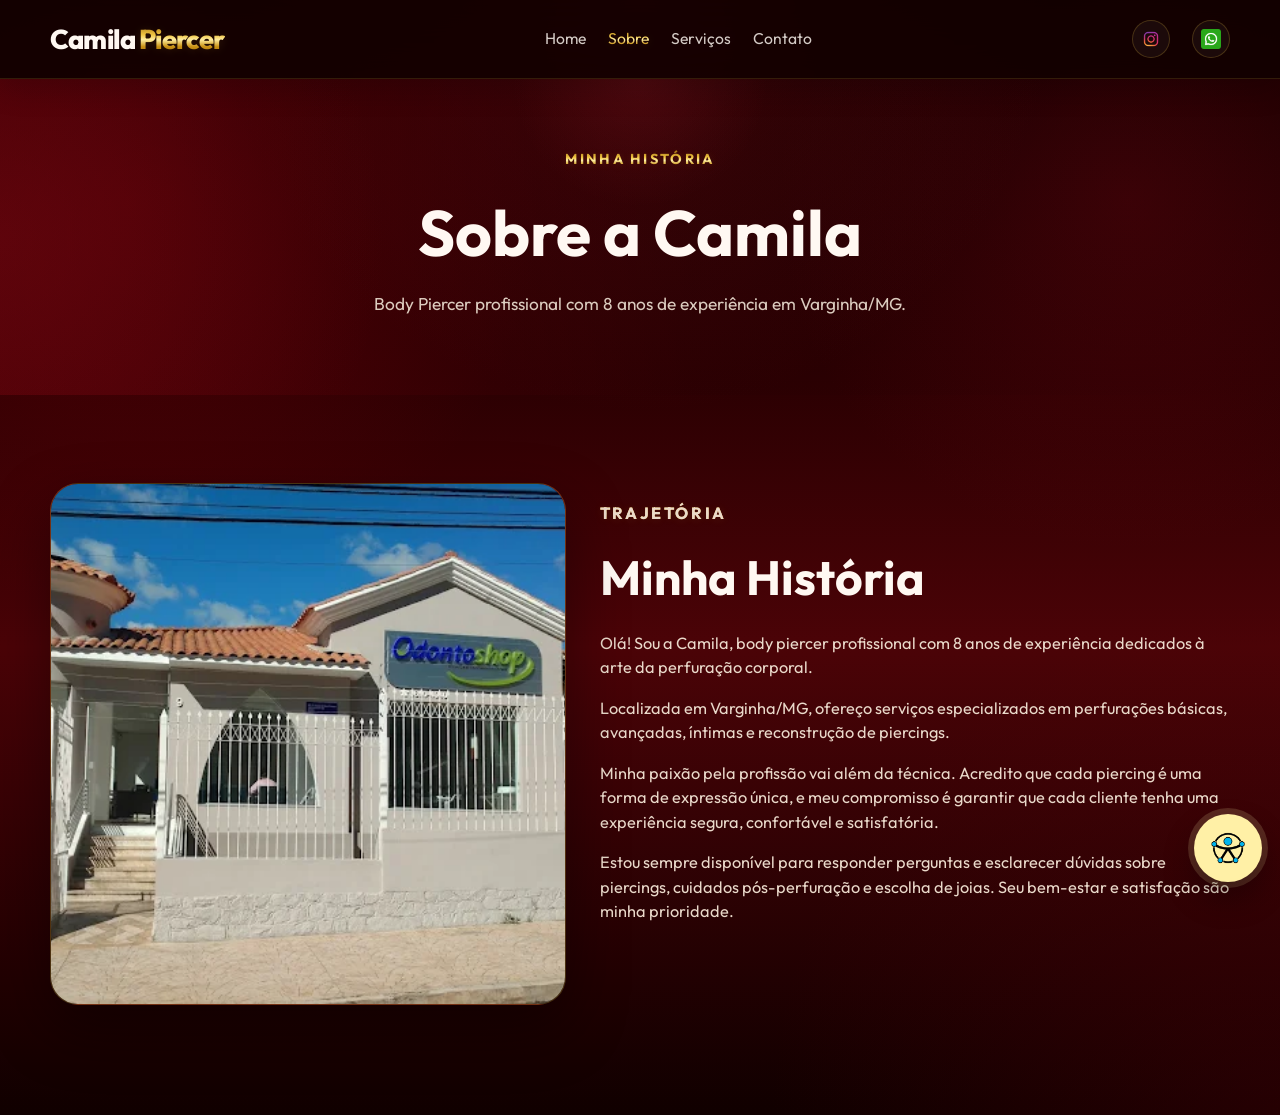
<file: sobre.html>
﻿<!DOCTYPE html>
<html lang="pt-BR">
<head>
    <meta charset="UTF-8">
    <meta name="viewport" content="width=device-width, initial-scale=1.0">
    <title>Sobre a Camila</title>
    <link rel="preconnect" href="https://fonts.googleapis.com">
    <link rel="preconnect" href="https://fonts.gstatic.com" crossorigin>
    <link href="https://fonts.googleapis.com/css2?family=Outfit:wght@300;400;500;600;700;800&display=swap" rel="stylesheet">
    <link rel="stylesheet" href="style.css">
</head>
<body>
    <header class="site-header">
        <nav class="navbar container">
            <a class="brand" href="index.html">Camila <span>Piercer</span></a>
            <div class="nav-links">
                <a href="index.html">Home</a>
                <a class="active" href="sobre.html">Sobre</a>
                <a href="Servicos.html">Serviços</a>
                <a href="contato.html">Contato</a>
            </div>
            <div class="nav-socials">
                <a href="https://www.instagram.com/camilapiercerr?igsh=MXJnbnh0bXM4ZmdyZA%3D%3D" aria-label="Instagram">
                    <img src="img/Instagram.png" alt="Instagram">
                </a>
                <a href="https://api.whatsapp.com/send/?phone=5535988234408&text&type=phone_number&app_absent=0&utm_source=ig" aria-label="WhatsApp">
                    <img src="img/whatsapp.png" alt="WhatsApp">
                </a>
            </div>
        </nav>
    </header>

    <main>
        <section class="page-hero section-band compact-hero">
            <div class="container center-copy">
                <p class="eyebrow">Minha História</p>
                <h1>Sobre a Camila</h1>
                <p>Body Piercer profissional com 8 anos de experiência em Varginha/MG.</p>
            </div>
        </section>

        <section class="about-section">
            <div class="container about-grid">
                <div class="about-photo card-surface">
                    <img src="img/clinica camila.jpg" alt="Fachada da clínica onde a Camila atende">
                </div>

                <article class="about-copy">
                    <p class="eyebrow">Trajetória</p>
                    <h2>Minha História</h2>
                    <p>Olá! Sou a Camila, body piercer profissional com 8 anos de experiência dedicados à arte da perfuração corporal.</p>
                    <p>Localizada em Varginha/MG, ofereço serviços especializados em perfurações básicas, avançadas, íntimas e reconstrução de piercings.</p>
                    <p>Minha paixão pela profissão vai além da técnica. Acredito que cada piercing é uma forma de expressão única, e meu compromisso é garantir que cada cliente tenha uma experiência segura, confortável e satisfatória.</p>
                    <p>Estou sempre disponível para responder perguntas e esclarecer dúvidas sobre piercings, cuidados pós-perfuração e escolha de joias. Seu bem-estar e satisfação são minha prioridade.</p>
                </article>
            </div>
        </section>
    </main>
    <script src="arquivos de acessibilidade/recursos de acessiblidade.js"></script>
</body>
</html>
</file>
<file: style.css>
﻿/* =========================================================
   CONFIGURACOES GERAIS - usadas por todos os arquivos HTML
   Arquivos: index.html, sobre.html, Servicos.html, contato.html
   ========================================================= */

:root {
    --bg: #2b0002;
    --bg-soft: #4b0307;
    --bg-deep: #100000;
    --surface: rgba(70, 0, 5, 0.78);
    --surface-strong: rgba(95, 3, 12, 0.9);
    --text: #fff8f2;
    --muted: #ead9ca;
    --cream: #f4e8da;
    --white-soft: #fffdf9;

    --primary: #8f0f19;
    --primary-strong: #5f050b;
    --primary-soft: #f1c644;
    --accent: #ffe08a;
    --gold-deep: #8f5b05;
    --gold-mid: #c99116;
    --gold-light: #fff0a6;
    --accent-rose: #d96a76;
    --primary-glow: rgba(212, 175, 55, 0.22);

    --card-border: rgba(212, 175, 55, 0.28);
    --shadow: 0 24px 60px rgba(0, 0, 0, 0.38);

    --radius-lg: 28px;
    --radius-md: 20px;
    --container: 1180px;
}

* {
    box-sizing: border-box;
    margin: 0;
    padding: 0;
}

html {
    background: var(--bg-deep);
    scroll-behavior: smooth;
}

body {
    min-height: 100vh;
    font-family: "Outfit", sans-serif;
    color: var(--text);
    background:
        radial-gradient(circle at 50% 0%, rgba(147, 14, 26, 0.38), transparent 32%),
        radial-gradient(circle at 10% 18%, rgba(112, 0, 8, 0.46), transparent 28%),
        radial-gradient(circle at 88% 18%, rgba(118, 6, 18, 0.34), transparent 24%),
        radial-gradient(circle at bottom right, rgba(90, 0, 8, 0.28), transparent 30%),
        linear-gradient(180deg, var(--bg-deep) 0%, var(--bg) 34%, var(--bg-soft) 58%, var(--bg-deep) 100%);
    line-height: 1.5;
}

img {
    display: block;
    max-width: 100%;
}

a {
    color: inherit;
    text-decoration: none;
}

a:focus-visible,
button:focus-visible {
    outline: 3px solid var(--accent);
    outline-offset: 4px;
}

.container {
    width: min(calc(100% - 32px), var(--container));
    margin: 0 auto;
}


/* =========================================================
   CABECALHO E NAVEGACAO - usados por todos os arquivos HTML
   Arquivos: index.html, sobre.html, Servicos.html, contato.html
   ========================================================= */

.site-header {
    position: sticky;
    top: 0;
    z-index: 20;
    backdrop-filter: blur(18px);
    background: rgba(18, 0, 1, 0.88);
    border-bottom: 1px solid rgba(212, 175, 55, 0.16);
    box-shadow: 0 10px 30px rgba(0, 0, 0, 0.16);
}

.navbar {
    min-height: 78px;
    display: flex;
    align-items: center;
    justify-content: space-between;
    gap: 20px;
}

.brand {
    font-size: 1.7rem;
    font-weight: 800;
    letter-spacing: -0.03em;
}

.brand span,
.nav-links a.active,
.link-arrow,
.eyebrow {
    background: linear-gradient(180deg, var(--gold-deep) 0%, var(--primary-soft) 38%, var(--gold-light) 52%, var(--gold-mid) 72%, var(--gold-deep) 100%);
    -webkit-background-clip: text;
    background-clip: text;
    color: transparent;
    text-shadow: 0 1px 10px rgba(241, 198, 68, 0.12);
}

.nav-links,
.nav-socials {
    display: flex;
    align-items: center;
    gap: 22px;
}

.nav-links a {
    color: rgba(255, 248, 242, 0.82);
    font-size: 0.98rem;
    transition: color 0.25s ease, transform 0.25s ease;
}

.nav-links a:hover,
.nav-socials a:hover {
    color: var(--accent);
    transform: translateY(-1px);
}

.nav-socials a {
    width: 38px;
    height: 38px;
    display: grid;
    place-items: center;
    border-radius: 50%;
    border: 1px solid rgba(212, 175, 55, 0.24);
    font-size: 0.82rem;
    color: rgba(255, 248, 242, 0.76);
    background: rgba(255, 255, 255, 0.04);
}

.nav-socials img {
    width: 20px;
    height: 20px;
    object-fit: contain;
}


/* =========================================================
   COMPONENTES COMPARTILHADOS
   Arquivos: index.html, sobre.html, contato.html
   ========================================================= */

.section-band {
    position: relative;
    overflow: hidden;
}

.section-band::before {
    content: "";
    position: absolute;
    inset: 0;
    background:
        radial-gradient(circle at left center, rgba(182, 22, 38, 0.18), transparent 30%),
        radial-gradient(circle at top center, rgba(255, 57, 80, 0.1), transparent 18%),
        linear-gradient(90deg, rgba(86, 0, 7, 0.6) 0%, rgba(37, 0, 3, 0.22) 54%, rgba(16, 0, 0, 0) 100%);
    opacity: 1;
    pointer-events: none;
}

.page-hero {
    padding: 70px 0 78px;
}

.compact-hero h1 {
    margin-bottom: 10px;
    font-size: clamp(2.6rem, 5vw, 4.2rem);
}

.compact-hero p:not(.eyebrow) {
    max-width: 680px;
    margin: 0 auto;
    color: rgba(244, 232, 218, 0.88);
    font-size: 1.08rem;
}

.center-copy {
    position: relative;
    z-index: 1;
    text-align: center;
}

.eyebrow {
    margin-bottom: 14px;
    font-size: 0.9rem;
    font-weight: 700;
    letter-spacing: 0.16em;
    text-transform: uppercase;
}

.btn {
    min-width: 180px;
    padding: 14px 22px;
    border-radius: 999px;
    font-size: 0.98rem;
    font-weight: 700;
    transition: transform 0.25s ease, box-shadow 0.25s ease, background 0.25s ease;
}

.btn:hover {
    transform: translateY(-2px);
}

.btn-primary {
    color: var(--white-soft);
    background: linear-gradient(135deg, #a1121e 0%, var(--primary-strong) 100%);
    border: 1px solid rgba(240, 214, 166, 0.24);
    box-shadow: 0 16px 34px var(--primary-glow);
}

.btn-secondary {
    color: var(--cream);
    background: rgba(255, 255, 255, 0.05);
    border: 1px solid rgba(212, 175, 55, 0.24);
    box-shadow: inset 0 1px 0 rgba(255, 255, 255, 0.06);
}

.link-arrow {
    display: inline-flex;
    align-items: center;
    gap: 10px;
    font-weight: 700;
}

.link-arrow::after {
    content: ">";
    font-size: 1rem;
}

.card-surface {
    overflow: hidden;
    border: 1px solid var(--card-border);
    border-radius: var(--radius-lg);
    background: linear-gradient(180deg, rgba(86, 0, 7, 0.88) 0%, rgba(18, 0, 1, 0.98) 100%);
    box-shadow: var(--shadow);
}

.section-heading {
    position: relative;
    z-index: 1;
    margin-bottom: 36px;
    text-align: center;
}

.section-heading h2 {
    font-size: clamp(2rem, 4vw, 3rem);
    line-height: 1;
}

.cards-grid {
    position: relative;
    z-index: 1;
    display: grid;
    grid-template-columns: repeat(3, minmax(0, 1fr));
    gap: 24px;
}

.info-card {
    padding: 28px;
    border: 1px solid var(--card-border);
    border-radius: var(--radius-md);
    background:
        linear-gradient(180deg, rgba(76, 1, 8, 0.88) 0%, rgba(16, 0, 1, 0.98) 100%),
        linear-gradient(135deg, rgba(255, 58, 80, 0.06), rgba(255, 255, 255, 0));
    box-shadow: var(--shadow);
    transition: transform 0.28s ease, border-color 0.28s ease, box-shadow 0.28s ease;
}

.info-card:hover {
    transform: translateY(-6px);
    border-color: rgba(240, 214, 166, 0.4);
    box-shadow: 0 28px 64px rgba(0, 0, 0, 0.3);
}

.card-icon {
    width: 56px;
    height: 56px;
    display: grid;
    place-items: center;
    margin-bottom: 18px;
    border-radius: 16px;
    color: var(--bg-deep);
    background: linear-gradient(135deg, var(--primary-soft) 0%, #9e7422 100%);
    box-shadow: 0 14px 24px rgba(212, 175, 55, 0.22);
    font-weight: 800;
}

.info-card h3 {
    margin-bottom: 12px;
    font-size: 1.4rem;
}

.info-card p {
    color: var(--muted);
    font-size: 1rem;
}


/* =========================================================
   PAGINA INICIAL
   Arquivo: index.html
   ========================================================= */

.hero {
    padding: 72px 0 92px;
}

.hero-grid {
    position: relative;
    z-index: 1;
    display: grid;
    grid-template-columns: 1.05fr 0.95fr;
    align-items: center;
    gap: 56px;
}

.hero-copy {
    max-width: 560px;
}

.hero h1 {
    margin-bottom: 18px;
    font-size: clamp(3.2rem, 6vw, 5.5rem);
    line-height: 0.92;
    letter-spacing: -0.05em;
}

.hero h1 span {
    display: inline-block;
    background: linear-gradient(180deg, var(--gold-deep) 0%, var(--primary-soft) 32%, var(--gold-light) 50%, var(--gold-mid) 70%, var(--gold-deep) 100%);
    -webkit-background-clip: text;
    background-clip: text;
    color: transparent;
    text-shadow: 0 0 24px rgba(241, 198, 68, 0.16);
}

.hero-text {
    margin-bottom: 8px;
    color: var(--cream);
    font-size: 1.2rem;
}

.hero-services {
    margin-bottom: 28px;
    color: rgba(255, 248, 242, 0.72);
    font-size: 1rem;
}

.hero-actions {
    display: flex;
    flex-wrap: wrap;
    gap: 14px;
    margin-bottom: 24px;
}

.hero-card {
    position: relative;
}

.hero-card::before {
    content: "";
    position: absolute;
    inset: 18px -8px -18px 18px;
    background: radial-gradient(circle, rgba(201, 14, 35, 0.28) 0%, rgba(70, 0, 7, 0) 68%);
    filter: blur(16px);
}

.photo-frame {
    position: relative;
    min-height: 520px;
    overflow: hidden;
    border: 1px solid rgba(212, 175, 55, 0.28);
    border-radius: var(--radius-lg);
    background:
        linear-gradient(180deg, rgba(75, 0, 7, 0.94), rgba(16, 0, 1, 0.98)),
        radial-gradient(circle at top, rgba(201, 14, 35, 0.16), transparent 32%);
    box-shadow: var(--shadow);
}

.photo-frame img {
    width: 100%;
    height: 100%;
    object-fit: cover;
}

.photo-placeholder {
    position: absolute;
    inset: 0;
    display: grid;
    place-items: center;
    align-content: center;
    gap: 10px;
    background:
        linear-gradient(145deg, rgba(233, 214, 197, 0.95), rgba(182, 122, 108, 0.08)),
        repeating-linear-gradient(-45deg, rgba(255, 255, 255, 0.18), rgba(255, 255, 255, 0.18) 12px, transparent 12px, transparent 24px);
    text-align: center;
}

.photo-placeholder span {
    font-size: 2.2rem;
    font-weight: 800;
    letter-spacing: -0.04em;
}

.photo-placeholder small {
    color: var(--muted);
    font-size: 0.95rem;
}

.features {
    position: relative;
    padding: 90px 0 110px;
}

.features::before {
    content: "";
    position: absolute;
    inset: 0;
    background: linear-gradient(180deg, rgba(201, 14, 35, 0.1), transparent 22%, transparent 78%, rgba(64, 0, 5, 0.42) 100%);
    pointer-events: none;
}


/* =========================================================
   PAGINA SOBRE
   Arquivo: sobre.html
   ========================================================= */

.about-section {
    position: relative;
    padding: 88px 0 110px;
}

.about-grid {
    display: grid;
    grid-template-columns: 0.9fr 1.1fr;
    align-items: stretch;
    gap: 34px;
}

.about-photo {
    position: relative;
    min-height: 520px;
}

.about-photo img {
    width: 100%;
    height: 100%;
    min-height: inherit;
    object-fit: cover;
    object-position: center;
}

.about-placeholder {
    position: absolute;
}

.about-copy {
    padding: 18px 0;
}

.about-copy h2 {
    margin-bottom: 18px;
    font-size: clamp(2rem, 4vw, 3rem);
}

.about-copy p {
    margin-bottom: 16px;
    color: var(--muted);
    font-size: 1.02rem;
}


/* =========================================================
   PAGINA CONTATO
   Arquivo: contato.html
   ========================================================= */

.contact-section {
    padding: 88px 0 110px;
}

.contact-grid {
    display: grid;
    grid-template-columns: 1.05fr 0.95fr;
    align-items: stretch;
    gap: 24px;
}

.contact-panel {
    padding: 34px;
}

.contact-panel h2 {
    margin-bottom: 16px;
    font-size: clamp(2rem, 4vw, 3rem);
}

.contact-panel p:not(.eyebrow) {
    max-width: 570px;
    color: var(--muted);
    font-size: 1.02rem;
}

.contact-actions {
    display: flex;
    flex-wrap: wrap;
    gap: 14px;
    margin-top: 28px;
}

.contact-cards {
    display: grid;
    gap: 24px;
}

.contact-form {
    display: grid;
    gap: 16px;
    margin-top: 28px;
}

.contact-form label {
    display: grid;
    gap: 8px;
    color: var(--cream);
    font-weight: 700;
    text-align: left;
}

.contact-service-field {
    display: grid;
    gap: 10px;
    border: 0;
    color: var(--cream);
    text-align: left;
}

.contact-service-field legend {
    margin-bottom: 8px;
    font-weight: 700;
}

.service-picker {
    display: grid;
    grid-template-columns: repeat(2, minmax(0, 1fr));
    gap: 10px;
}

.service-picker button {
    min-height: 48px;
    border: 1px solid rgba(212, 175, 55, 0.28);
    border-radius: 14px;
    padding: 12px 14px;
    color: var(--cream);
    background:
        linear-gradient(180deg, rgba(255, 255, 255, 0.08), rgba(255, 255, 255, 0.03)),
        rgba(255, 255, 255, 0.04);
    font: inherit;
    font-weight: 700;
    text-align: left;
    cursor: pointer;
    transition: transform 0.2s ease, border-color 0.2s ease, background 0.2s ease, color 0.2s ease;
}

.service-picker button:hover {
    transform: translateY(-2px);
    border-color: rgba(255, 240, 166, 0.52);
}

.service-picker button.is-selected {
    color: #100000;
    background: linear-gradient(135deg, var(--gold-light), var(--primary-soft));
    border-color: rgba(255, 255, 255, 0.72);
    box-shadow: 0 12px 26px rgba(212, 175, 55, 0.22);
}

.contact-form input,
.contact-form select,
.contact-form textarea {
    width: 100%;
    border: 1px solid rgba(212, 175, 55, 0.28);
    border-radius: 14px;
    padding: 13px 14px;
    color: var(--text);
    background: rgba(255, 255, 255, 0.06);
    font: inherit;
    outline: none;
}

.contact-form textarea {
    resize: vertical;
}

.contact-form input:focus,
.contact-form select:focus,
.contact-form textarea:focus {
    border-color: var(--accent);
    box-shadow: 0 0 0 3px rgba(255, 224, 138, 0.18);
}

.contact-form-status {
    min-height: 22px;
    color: var(--accent);
    font-size: 0.95rem;
    font-weight: 700;
}

.contact-form-status.is-error {
    color: #ffb4b4;
}


/* =========================================================
   PAGINA SERVICOS
   Arquivo: Servicos.html
   ========================================================= */

.services-hero {
    position: relative;
    padding: 82px 0 74px;
}

.services-hero-grid {
    position: relative;
    z-index: 1;
    display: grid;
    grid-template-columns: 1.15fr 0.85fr;
    align-items: center;
    gap: 34px;
}

.services-hero-copy h1 {
    max-width: 720px;
    margin-bottom: 18px;
    font-size: clamp(2.7rem, 5vw, 5rem);
    line-height: 0.98;
    letter-spacing: -0.04em;
}

.services-hero-copy p:not(.eyebrow) {
    max-width: 660px;
    color: rgba(244, 232, 218, 0.86);
    font-size: 1.12rem;
}

.services-hero-actions {
    display: flex;
    flex-wrap: wrap;
    gap: 14px;
    margin-top: 28px;
}

.services-highlight {
    padding: 34px;
}

.services-highlight span {
    display: block;
    margin-bottom: 8px;
    color: var(--accent);
    font-size: clamp(4rem, 8vw, 6rem);
    font-weight: 800;
    line-height: 0.9;
}

.services-highlight strong {
    display: block;
    margin-bottom: 14px;
    font-size: 1.5rem;
}

.services-highlight p {
    color: var(--muted);
    font-size: 1rem;
}

.services-intro {
    padding: 74px 0 0;
}

.servicos-lista {
    max-width: 1100px;
    margin: 34px auto 70px;
    padding: 0 20px;

    display: grid;
    grid-template-columns: repeat(2, 1fr);
    gap: 25px;
}

.servico-card {
    position: relative;
    overflow: hidden;
    min-height: 360px;
    padding: 28px;
    border: 1px solid var(--card-border);
    border-radius: var(--radius-md);
    background:
        linear-gradient(180deg, rgba(76, 1, 8, 0.9) 0%, rgba(16, 0, 1, 0.98) 100%),
        radial-gradient(circle at top right, rgba(255, 224, 138, 0.15), transparent 34%);
    box-shadow: var(--shadow);
    transition: transform 0.28s ease, border-color 0.28s ease, box-shadow 0.28s ease;
}

.servico-card::before {
    content: "";
    position: absolute;
    inset: 0 0 auto;
    height: 4px;
    background: linear-gradient(90deg, var(--gold-deep), var(--gold-light), var(--gold-mid));
}

.servico-card:hover {
    transform: translateY(-8px);
    border-color: rgba(255, 240, 166, 0.42);
    box-shadow: 0 30px 70px rgba(0, 0, 0, 0.32);
}

.servico-tag {
    display: inline-flex;
    margin-bottom: 18px;
    padding: 7px 11px;
    border: 1px solid rgba(255, 240, 166, 0.28);
    border-radius: 999px;
    color: var(--accent);
    background: rgba(255, 255, 255, 0.05);
    font-size: 0.78rem;
    font-weight: 800;
    text-transform: uppercase;
}

.servico-card h3 {
    color: var(--text);
    font-size: 1.65rem;
    margin-bottom: 12px;
}

.servico-card p {
    color: var(--muted);
    font-size: 1rem;
    margin-bottom: 18px;
    line-height: 1.5;
}

.servico-card ul {
    list-style: none;
    padding: 0;
    margin: 0;
}

.servico-card li {
    color: rgba(255, 248, 242, 0.84);
    margin-bottom: 10px;
    padding-left: 22px;
    position: relative;
}

.servico-card li::before {
    content: "";
    width: 8px;
    height: 8px;
    border-radius: 50%;
    background: var(--accent);
    position: absolute;
    left: 0;
    top: 0.58em;
}

.servico-card a {
    display: inline-flex;
    margin-top: 16px;
    color: var(--accent);
    font-weight: 800;
}

.catalog-section {
    padding: 18px 0 86px;
}

.catalog-grid {
    display: grid;
    grid-template-columns: repeat(3, minmax(0, 1fr));
    gap: 22px;
}

.catalog-card {
    overflow: hidden;
    border: 1px solid var(--card-border);
    border-radius: var(--radius-md);
    background:
        linear-gradient(180deg, rgba(76, 1, 8, 0.86) 0%, rgba(16, 0, 1, 0.98) 100%),
        radial-gradient(circle at top, rgba(255, 224, 138, 0.12), transparent 32%);
    box-shadow: var(--shadow);
    transition: transform 0.26s ease, border-color 0.26s ease;
}

.catalog-card:hover {
    transform: translateY(-6px);
    border-color: rgba(255, 240, 166, 0.42);
}

.catalog-visual {
    position: relative;
    min-height: 190px;
    display: grid;
    place-items: center;
    background:
        radial-gradient(circle at center, rgba(255, 240, 166, 0.13), transparent 36%),
        linear-gradient(135deg, rgba(255, 255, 255, 0.07), rgba(255, 255, 255, 0.01));
}

.catalog-visual::before {
    content: "";
    display: block;
    width: 102px;
    height: 136px;
    border: 3px solid rgba(255, 240, 166, 0.62);
    background: rgba(255, 255, 255, 0.04);
}

.catalog-ear::before {
    border-radius: 62% 42% 58% 46%;
    box-shadow: inset -18px -8px 0 rgba(255, 240, 166, 0.08);
}

.catalog-nose::before {
    width: 118px;
    height: 126px;
    border-radius: 56% 44% 48% 58%;
    clip-path: polygon(34% 0, 82% 56%, 58% 100%, 14% 54%);
}

.catalog-brow::before {
    width: 148px;
    height: 70px;
    border-radius: 999px 999px 18px 18px;
    clip-path: polygon(0 58%, 22% 22%, 58% 10%, 100% 28%, 94% 56%, 55% 42%, 20% 48%);
}

.piercing-point {
    position: absolute;
    width: 17px;
    height: 17px;
    border: 3px solid #fffdf9;
    border-radius: 50%;
    background: var(--accent);
    box-shadow: 0 0 0 7px rgba(255, 224, 138, 0.16), 0 10px 24px rgba(0, 0, 0, 0.28);
}

.point-helix {
    top: 45px;
    left: 54%;
}

.point-tragus {
    top: 96px;
    left: 46%;
}

.point-conch {
    top: 105px;
    left: 55%;
}

.point-nostril {
    top: 98px;
    left: 58%;
}

.point-septum {
    top: 118px;
    left: 50%;
}

.point-brow {
    top: 78px;
    left: 57%;
}

.catalog-content {
    padding: 24px;
}

.catalog-category {
    display: inline-flex;
    margin-bottom: 10px;
    color: var(--accent);
    font-size: 0.78rem;
    font-weight: 800;
    text-transform: uppercase;
}

.catalog-content h3 {
    margin-bottom: 10px;
    font-size: 1.45rem;
}

.catalog-content p {
    min-height: 72px;
    color: var(--muted);
}

.catalog-content dl {
    display: grid;
    grid-template-columns: repeat(2, minmax(0, 1fr));
    gap: 10px;
    margin: 18px 0;
}

.catalog-content dl div {
    padding: 10px;
    border: 1px solid rgba(212, 175, 55, 0.18);
    border-radius: 12px;
    background: rgba(255, 255, 255, 0.04);
}

.catalog-content dt {
    color: rgba(255, 248, 242, 0.62);
    font-size: 0.76rem;
    font-weight: 700;
    text-transform: uppercase;
}

.catalog-content dd {
    color: var(--text);
    font-weight: 800;
}

.catalog-content a {
    display: inline-flex;
    color: var(--accent);
    font-weight: 800;
}

.services-care {
    padding: 10px 0 110px;
}

.services-care-grid {
    display: grid;
    grid-template-columns: repeat(3, 1fr);
    gap: 20px;
}

.services-care article {
    padding: 24px;
    border: 1px solid rgba(212, 175, 55, 0.18);
    border-radius: var(--radius-md);
    background: rgba(255, 255, 255, 0.04);
}

.services-care span {
    color: var(--accent);
    font-weight: 800;
}

.services-care h3 {
    margin: 8px 0;
    font-size: 1.25rem;
}

.services-care p {
    color: var(--muted);
}

/* RESPONSIVO */

@media (max-width: 768px) {
    .servicos-lista,
    .catalog-grid,
    .services-care-grid {
        grid-template-columns: 1fr;
    }
}

/* =========================================================
   RESPONSIVIDADE - ajustes para telas menores
   Arquivos: index.html, sobre.html, Servicos.html, contato.html
   ========================================================= */

@media (max-width: 980px) {
    .navbar {
        flex-wrap: wrap;
        justify-content: center;
        padding: 16px 0;
    }

    .hero-grid,
    .cards-grid,
    .about-grid,
    .contact-grid,
    .services-hero-grid {
        grid-template-columns: 1fr;
    }

    .hero-copy,
    .services-hero-copy {
        max-width: none;
        text-align: center;
    }

    .hero-actions,
    .services-hero-actions {
        justify-content: center;
    }

    .link-arrow {
        justify-content: center;
    }

    .photo-frame {
        min-height: 420px;
    }

    .about-photo {
        min-height: 360px;
    }

    .about-copy,
    .contact-panel {
        text-align: center;
    }

    .contact-panel p:not(.eyebrow) {
        margin: 0 auto;
    }

    .contact-actions {
        justify-content: center;
    }

    .catalog-grid {
        grid-template-columns: repeat(2, minmax(0, 1fr));
    }
}

@media (max-width: 640px) {
    .navbar,
    .nav-links,
    .nav-socials {
        gap: 14px;
    }

    .brand {
        font-size: 1.45rem;
    }

    .hero {
        padding: 54px 0 72px;
    }

    .hero h1 {
        font-size: 2.9rem;
    }

    .btn {
        width: 100%;
        min-width: 0;
        text-align: center;
    }

    .info-card {
        padding: 24px;
    }

    .contact-panel {
        padding: 26px;
    }

    .service-picker {
        grid-template-columns: 1fr;
    }

    .catalog-grid {
        grid-template-columns: 1fr;
    }
}

/* =========================================================
   ACESSIBILIDADE - recursos globais
   Arquivos: index.html, sobre.html, Servicos.html, contato.html
   ========================================================= */

:root {
    --a11y-font-scale: 100%;
}

html {
    font-size: var(--a11y-font-scale);
}

.sr-only {
    position: absolute;
    width: 1px;
    height: 1px;
    padding: 0;
    overflow: hidden;
    clip: rect(0, 0, 0, 0);
    white-space: nowrap;
    border: 0;
}

.skip-link {
    position: fixed;
    top: 12px;
    left: 12px;
    z-index: 1000;
    padding: 10px 14px;
    border-radius: 10px;
    color: #100000;
    background: #fff0a6;
    font-weight: 800;
    transform: translateY(-140%);
    transition: transform 0.2s ease;
}

.skip-link:focus {
    transform: translateY(0);
    outline: 3px solid #ffffff;
    outline-offset: 3px;
}

.a11y-widget {
    position: fixed;
    right: 18px;
    bottom: 18px;
    z-index: 999;
    display: grid;
    justify-items: end;
    gap: 10px;
    font-family: "Outfit", sans-serif;
}

.a11y-open-button,
.a11y-panel button {
    border: 1px solid rgba(255, 240, 166, 0.55);
    color: var(--white-soft);
    background: #5f050b;
    font: inherit;
    font-weight: 800;
    cursor: pointer;
}

.a11y-open-button {
    position: relative;
    width: 68px;
    height: 68px;
    border-radius: 50%;
    display: grid;
    place-items: center;
    background: #fff0a6;
    box-shadow: 0 16px 32px rgba(0, 0, 0, 0.32), 0 0 0 6px rgba(255, 240, 166, 0.16);
}

.a11y-open-button::before {
    content: "Acessibilidade";
    position: absolute;
    right: calc(100% + 10px);
    top: 50%;
    width: max-content;
    max-width: 190px;
    padding: 8px 12px;
    border: 1px solid rgba(255, 240, 166, 0.42);
    border-radius: 10px;
    color: var(--white-soft);
    background: rgba(18, 0, 1, 0.96);
    font-size: 0.86rem;
    font-weight: 800;
    line-height: 1.15;
    opacity: 0;
    pointer-events: none;
    transform: translate(8px, -50%);
    transition: opacity 0.2s ease, transform 0.2s ease;
}

.a11y-open-button:hover::before,
.a11y-open-button:focus-visible::before {
    opacity: 1;
    transform: translate(0, -50%);
}

.a11y-open-button img {
    width: 34px;
    height: 34px;
    object-fit: contain;
}

.a11y-panel {
    width: min(290px, calc(100vw - 36px));
    padding: 16px;
    border: 1px solid rgba(255, 240, 166, 0.42);
    border-radius: 16px;
    background: rgba(18, 0, 1, 0.96);
    box-shadow: 0 20px 50px rgba(0, 0, 0, 0.42);
}

.a11y-panel-header,
.a11y-font-controls,
.a11y-theme-controls {
    display: flex;
    align-items: center;
    justify-content: space-between;
    gap: 10px;
}

.a11y-panel-header {
    margin-bottom: 12px;
}

.a11y-panel-header strong {
    font-size: 1rem;
}

.a11y-close-button {
    width: 34px;
    height: 34px;
    border-radius: 50%;
}

.a11y-font-controls {
    margin-bottom: 10px;
}

.a11y-font-controls button,
.a11y-theme-controls button,
.a11y-panel > button {
    min-height: 42px;
    border-radius: 10px;
}

.a11y-font-controls button {
    width: 64px;
}

.a11y-font-controls span {
    min-width: 62px;
    text-align: center;
    font-weight: 800;
}

.a11y-theme-controls {
    margin-bottom: 10px;
}

.a11y-theme-controls button {
    flex: 1;
    padding: 10px;
}

.a11y-panel > button {
    width: 100%;
    margin-top: 8px;
    padding: 10px 12px;
    text-align: left;
}

.a11y-voice-status {
    margin-top: 10px;
    color: rgba(255, 248, 242, 0.78);
    font-size: 0.84rem;
    line-height: 1.35;
}

.a11y-voice-status.is-error {
    color: #fff0a6;
    font-weight: 700;
}

.a11y-panel button:hover,
.a11y-panel button:focus-visible,
.a11y-open-button:hover,
.a11y-open-button:focus-visible {
    outline: 3px solid #fff0a6;
    outline-offset: 3px;
}

.a11y-panel button.is-active {
    color: #100000;
    background: #fff0a6;
}

.a11y-reset-button {
    text-align: center !important;
    background: rgba(255, 255, 255, 0.08) !important;
}

.a11y-dyslexia-font body {
    font-family: Verdana, Arial, Helvetica, sans-serif;
    letter-spacing: 0;
    line-height: 1.75;
    word-spacing: 0.12em;
}

.a11y-dyslexia-font p,
.a11y-dyslexia-font li,
.a11y-dyslexia-font a,
.a11y-dyslexia-font button {
    font-weight: 500;
}

.a11y-dyslexia-font h1,
.a11y-dyslexia-font h2,
.a11y-dyslexia-font h3,
.a11y-dyslexia-font .brand {
    letter-spacing: 0;
    line-height: 1.18;
}

.a11y-dyslexia-font .hero h1 {
    line-height: 1.08;
}

.a11y-underlined-links a {
    text-decoration: underline;
    text-underline-offset: 0.22em;
}

.a11y-light-mode {
    --bg: #fff4ea;
    --bg-soft: #f6dfcb;
    --bg-deep: #fffaf5;
    --surface: rgba(255, 250, 245, 0.92);
    --surface-strong: rgba(255, 255, 255, 0.96);
    --text: #2b0002;
    --muted: #5f3430;
    --cream: #3b1517;
    --white-soft: #2b0002;
    --primary: #8f0f19;
    --primary-strong: #6e0710;
    --primary-soft: #b97908;
    --accent: #8f0f19;
    --gold-deep: #6f4705;
    --gold-mid: #9d6908;
    --gold-light: #7c5206;
    --card-border: rgba(143, 15, 25, 0.22);
    --shadow: 0 18px 42px rgba(70, 0, 5, 0.13);
    background: #fffaf5;
}

.a11y-light-mode body {
    color: var(--text);
    background:
        radial-gradient(circle at 50% 0%, rgba(255, 224, 195, 0.68), transparent 34%),
        radial-gradient(circle at 12% 22%, rgba(255, 235, 210, 0.74), transparent 28%),
        linear-gradient(180deg, #fffaf5 0%, #fff0e3 44%, #f8dfca 72%, #fffaf5 100%);
}

.a11y-light-mode .site-header {
    background: rgba(255, 250, 245, 0.92);
    border-bottom-color: rgba(143, 15, 25, 0.18);
}

.a11y-light-mode .nav-links a {
    color: rgba(43, 0, 2, 0.78);
}

.a11y-light-mode .nav-links a:hover,
.a11y-light-mode .nav-socials a:hover {
    color: var(--primary);
}

.a11y-light-mode .nav-socials a {
    border-color: rgba(143, 15, 25, 0.22);
    background: rgba(255, 255, 255, 0.7);
}

.a11y-light-mode .section-band::before {
    background:
        radial-gradient(circle at left center, rgba(185, 121, 8, 0.13), transparent 30%),
        linear-gradient(90deg, rgba(255, 235, 212, 0.8) 0%, rgba(255, 250, 245, 0.52) 54%, rgba(255, 250, 245, 0) 100%);
}

.a11y-light-mode .card-surface,
.a11y-light-mode .info-card,
.a11y-light-mode .card.pequeno,
.a11y-light-mode .a11y-panel {
    background: linear-gradient(180deg, rgba(255, 250, 245, 0.96), rgba(255, 240, 226, 0.98));
    border-color: var(--card-border);
    box-shadow: var(--shadow);
}

.a11y-light-mode .servico-card {
    background: linear-gradient(180deg, rgba(255, 250, 245, 0.96), rgba(255, 240, 226, 0.98));
    border-color: rgba(143, 15, 25, 0.22);
    box-shadow: var(--shadow);
}

.a11y-light-mode .catalog-card,
.a11y-light-mode .catalog-content dl div {
    background: linear-gradient(180deg, rgba(255, 250, 245, 0.96), rgba(255, 240, 226, 0.98));
    border-color: rgba(143, 15, 25, 0.2);
}

.a11y-light-mode .catalog-visual {
    background:
        radial-gradient(circle at center, rgba(143, 15, 25, 0.1), transparent 36%),
        linear-gradient(135deg, rgba(255, 255, 255, 0.78), rgba(255, 235, 215, 0.5));
}

.a11y-light-mode .catalog-content p,
.a11y-light-mode .catalog-content dt {
    color: var(--muted);
}
.a11y-light-mode .a11y-panel .a11y-reset-button {
    background: rgba(255, 11, 11, 0.15);
    color: #250707;
    border: 1px solid rgba(43, 0, 2, 0.18);
}
.a11y-light-mode .catalog-content dd {
    color: var(--text);
}

.a11y-light-mode .info-card p,
.a11y-light-mode .about-copy p,
.a11y-light-mode .contact-panel p:not(.eyebrow),
.a11y-light-mode .hero-services,
.a11y-light-mode .compact-hero p:not(.eyebrow),
.a11y-light-mode .card.pequeno p {
    color: var(--muted);
}

.a11y-light-mode .servico-card h3 {
    color: #4b0f1e;
}

.a11y-light-mode .servico-card p,
.a11y-light-mode .servico-card li {
    color: #442020;
}

.a11y-light-mode .btn-primary {
    color: #fffdf9;
}

.a11y-light-mode .btn-secondary {
    color: var(--primary-strong);
    background: rgba(255, 255, 255, 0.78);
    border-color: rgba(143, 15, 25, 0.26);
}

.a11y-light-mode .contact-form input,
.a11y-light-mode .contact-form select,
.a11y-light-mode .contact-form textarea {
    color: var(--text);
    background: rgba(255, 255, 255, 0.86);
    border-color: rgba(143, 15, 25, 0.2);
}

.a11y-light-mode .service-picker button {
    color: var(--primary-strong);
    background: rgba(255, 255, 255, 0.78);
    border-color: rgba(143, 15, 25, 0.2);
}

.a11y-light-mode .service-picker button.is-selected {
    color: #fffdf9;
    background: linear-gradient(135deg, #a1121e, #6e0710);
}

.a11y-light-mode .a11y-open-button,
.a11y-light-mode .a11y-panel button {
    color: #fffdf9;
    background: #7d0a13;
}

.a11y-light-mode .a11y-open-button {
    background: #fff0a6;
}

.a11y-light-mode .a11y-panel button.is-active {
    color: #2b0002;
    background: #fff0a6;
}

.a11y-light-mode .a11y-voice-status {
    color: rgba(43, 0, 2, 0.72);
}

.a11y-light-mode .a11y-voice-status.is-error {
    color: #7d0a13;
}

.a11y-high-contrast body {
    color: #ffffff;
    background: #000000 !important;
}

.a11y-high-contrast body,
.a11y-high-contrast .site-header,
.a11y-high-contrast .section-band,
.a11y-high-contrast .features,
.a11y-high-contrast .services-care article,
.a11y-high-contrast .catalog-card,
.a11y-high-contrast .catalog-content dl div,
.a11y-high-contrast .card-surface,
.a11y-high-contrast .info-card,
.a11y-high-contrast .servico-card,
.a11y-high-contrast .contact-panel,
.a11y-high-contrast .card.pequeno,
.a11y-high-contrast .a11y-panel {
    background: #000000 !important;
    background-image: none !important;
    border-color: #ffffff !important;
    box-shadow: none !important;
}

.a11y-high-contrast .section-band::before,
.a11y-high-contrast .features::before,
.a11y-high-contrast .hero-card::before {
    display: none !important;
}

.a11y-high-contrast *,
.a11y-high-contrast .brand span,
.a11y-high-contrast .nav-links a.active,
.a11y-high-contrast .link-arrow,
.a11y-high-contrast .eyebrow,
.a11y-high-contrast .hero h1 span,
.a11y-high-contrast .servico-card h3,
.a11y-high-contrast .servico-card p,
.a11y-high-contrast .servico-card li,
.a11y-high-contrast .catalog-content p,
.a11y-high-contrast .catalog-content dt,
.a11y-high-contrast .catalog-content dd {
    color: #ffffff !important;
    text-shadow: none !important;
    -webkit-text-fill-color: #ffffff !important;
}

.a11y-high-contrast a {
    color: #ffff00 !important;
    -webkit-text-fill-color: #ffff00 !important;
    text-decoration: underline;
    text-underline-offset: 0.22em;
}

.a11y-high-contrast button,
.a11y-high-contrast .btn,
.a11y-high-contrast .card-icon,
.a11y-high-contrast .contact-form input,
.a11y-high-contrast .contact-form select,
.a11y-high-contrast .contact-form textarea,
.a11y-high-contrast .service-picker button {
    color: #000000 !important;
    -webkit-text-fill-color: #000000 !important;
    background: #ffff00 !important;
    background-image: none !important;
    border: 2px solid #ffffff !important;
}

.a11y-high-contrast .a11y-panel button.is-active {
    color: #000000 !important;
    -webkit-text-fill-color: #000000 !important;
    background: #00ffff !important;
}

.a11y-high-contrast a:focus-visible,
.a11y-high-contrast button:focus-visible,
.a11y-high-contrast .a11y-panel button:focus-visible,
.a11y-high-contrast .a11y-open-button:focus-visible {
    outline: 4px solid #00ffff !important;
    outline-offset: 4px;
}

.a11y-high-contrast img {
    border: 2px solid #ffffff;
}

.a11y-high-contrast .nav-socials img,
.a11y-high-contrast .a11y-open-button img {
    border: 0;
}

@media (prefers-reduced-motion: reduce) {
    *,
    *::before,
    *::after {
        scroll-behavior: auto !important;
        transition-duration: 0.01ms !important;
        animation-duration: 0.01ms !important;
        animation-iteration-count: 1 !important;
    }
}

@media (max-width: 640px) {
    .a11y-widget {
        right: 12px;
        bottom: 12px;
    }

    .a11y-open-button {
        width: 58px;
        height: 58px;
    }

    .a11y-open-button::before {
        display: none;
    }

    .a11y-open-button img {
        width: 30px;
        height: 30px;
    }
}
.mapa-container {
    justify-content: center;
    align-items: center;
    width: 100%;
}

.mapa-container iframe {
    width: 194%;
    max-width: 10000px; /* aumenta o tamanho máximo */
    height: 600px;
    border: 0;
    border-radius: 3%;
}
@media (max-width: 768px) {
    .mapa-container iframe {
        width: 95%;
        height: 300px;
    }
}
@media (max-width: 1280px) {
    .mapa-container iframe {
        width: 100%;
        height: 400px;
    }
}
</file>
